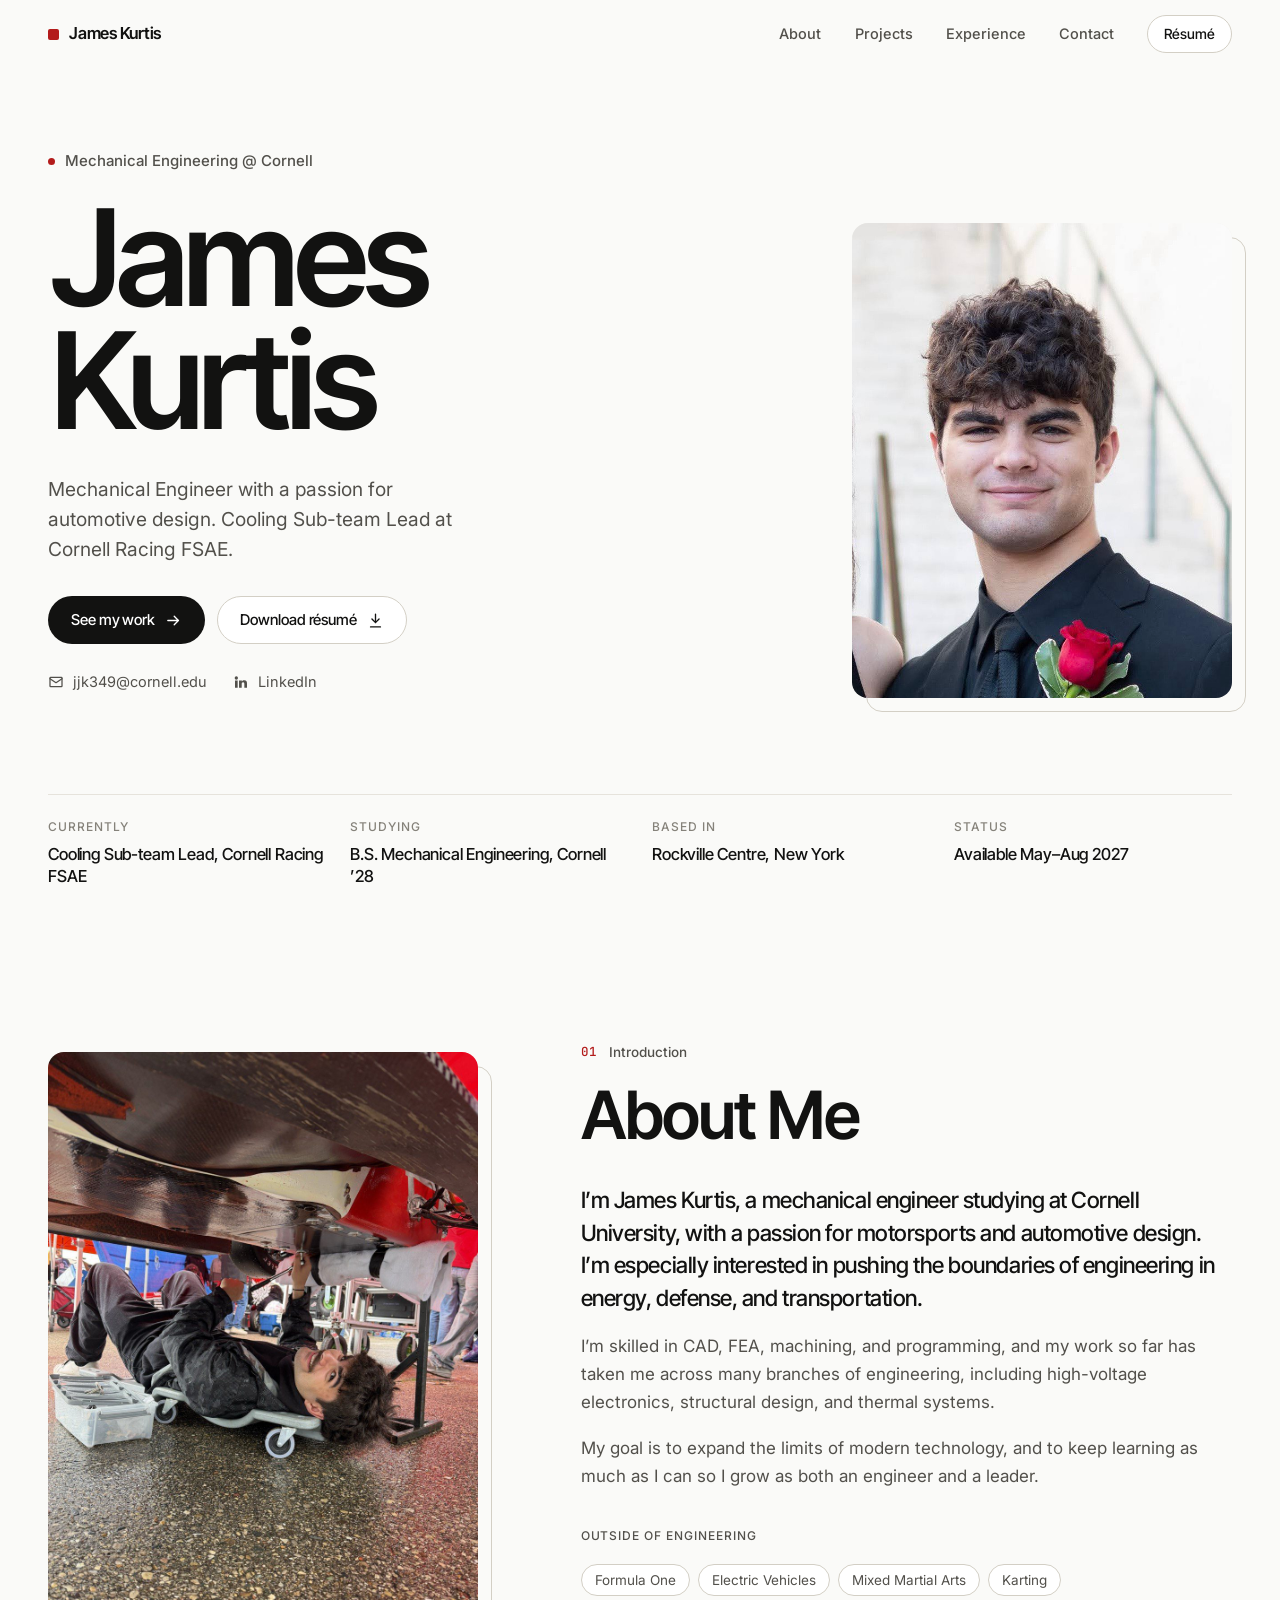
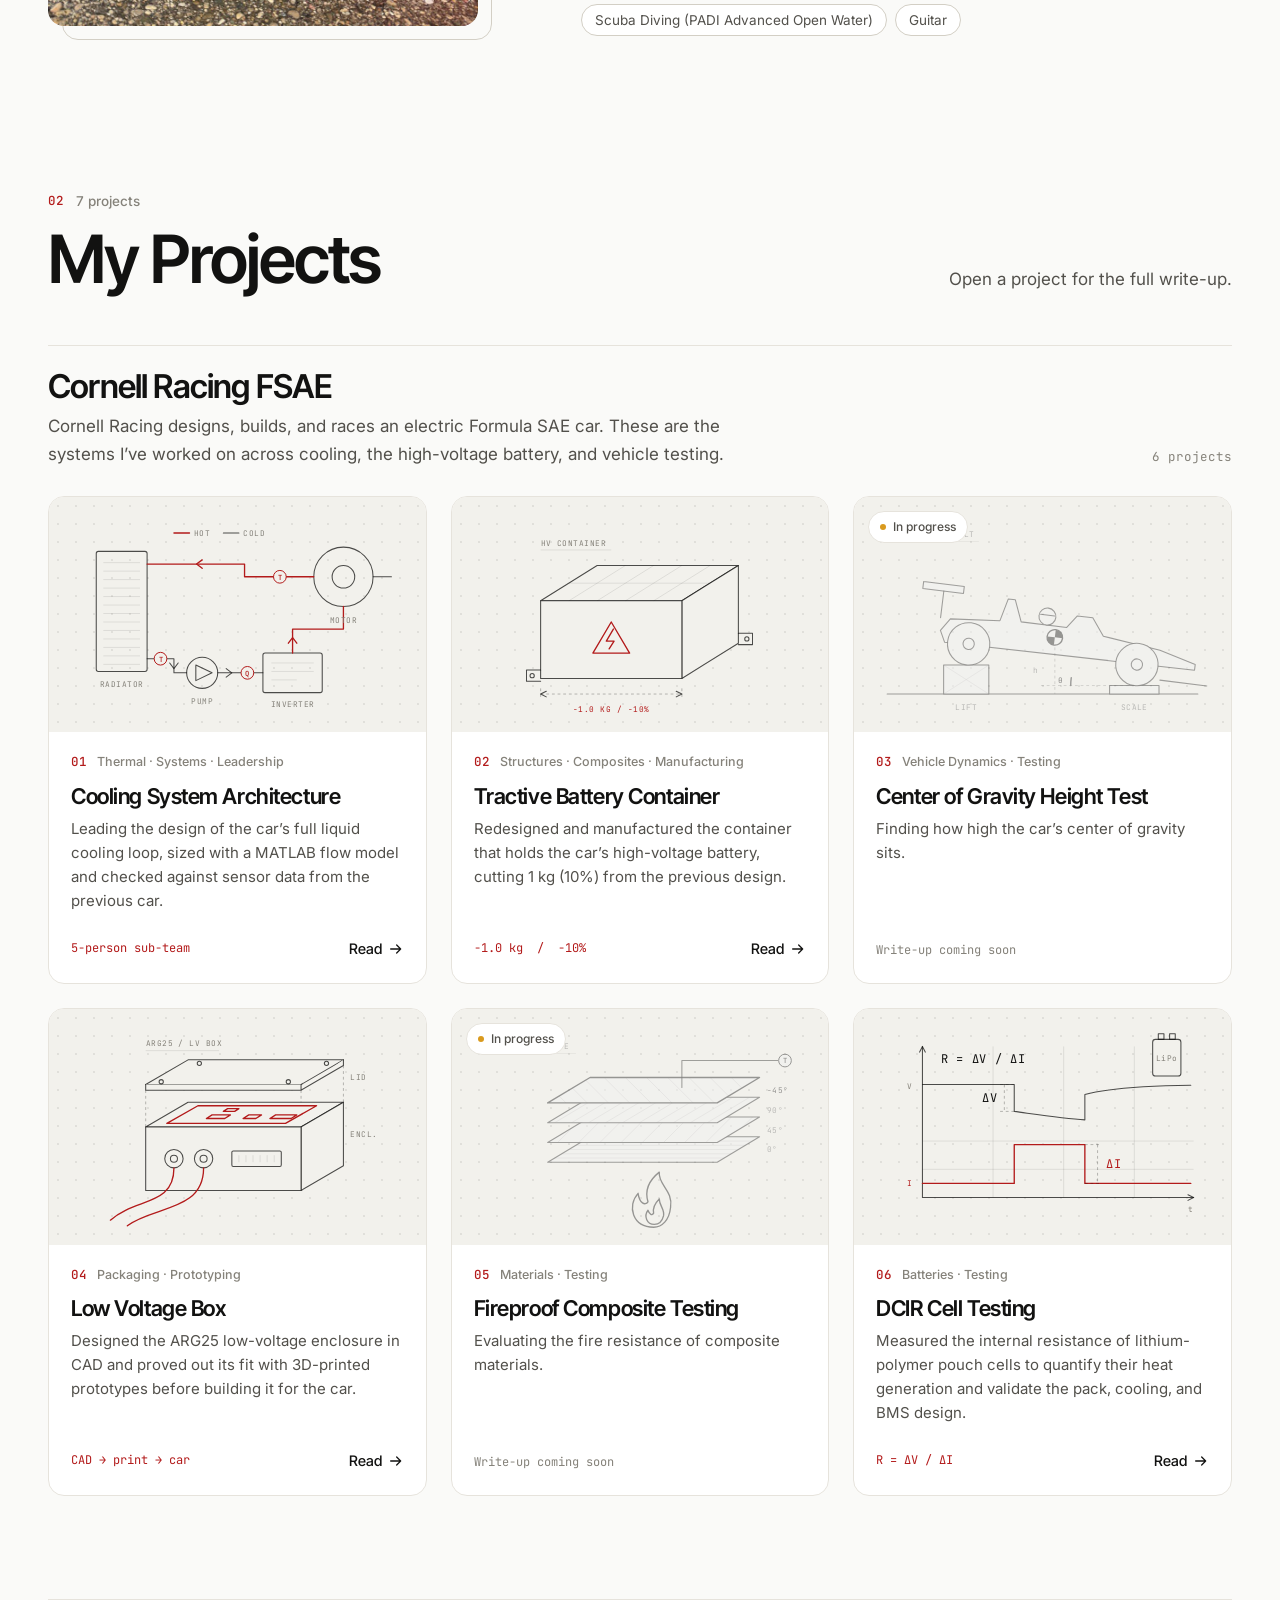
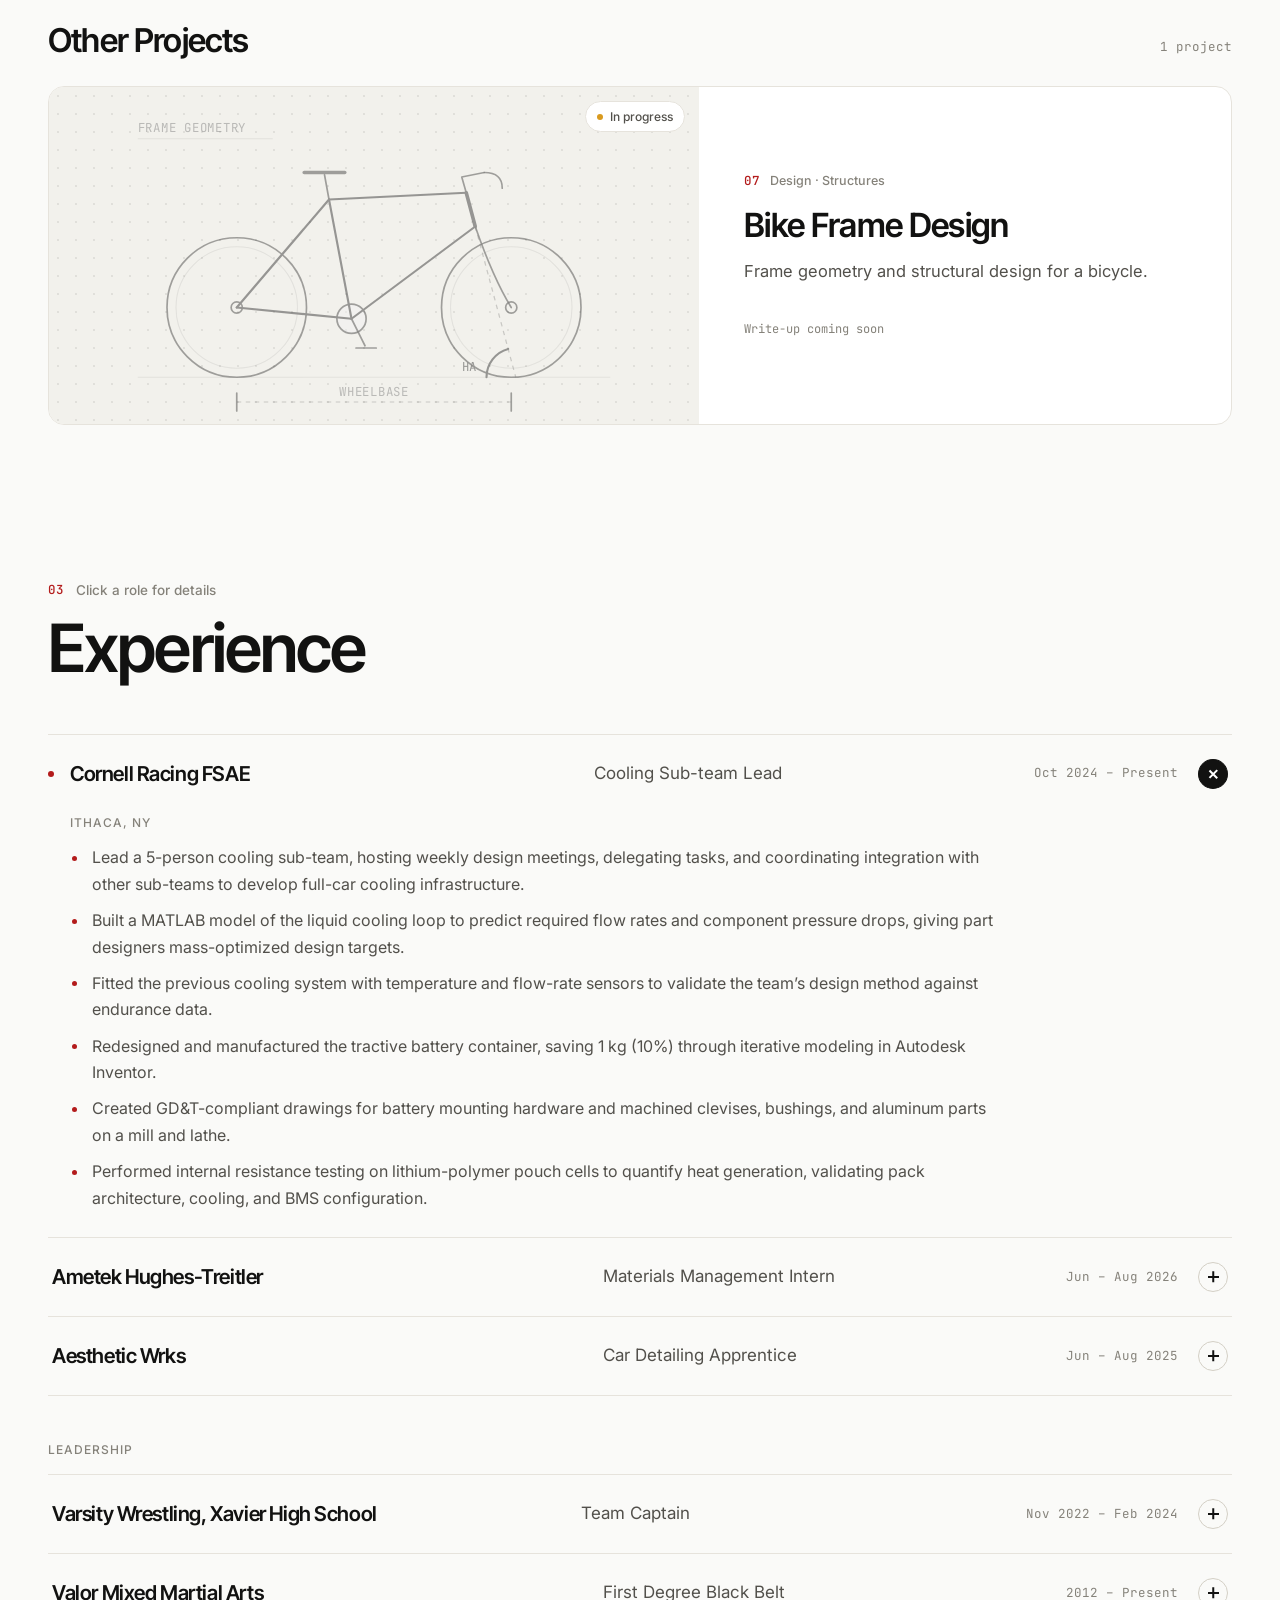
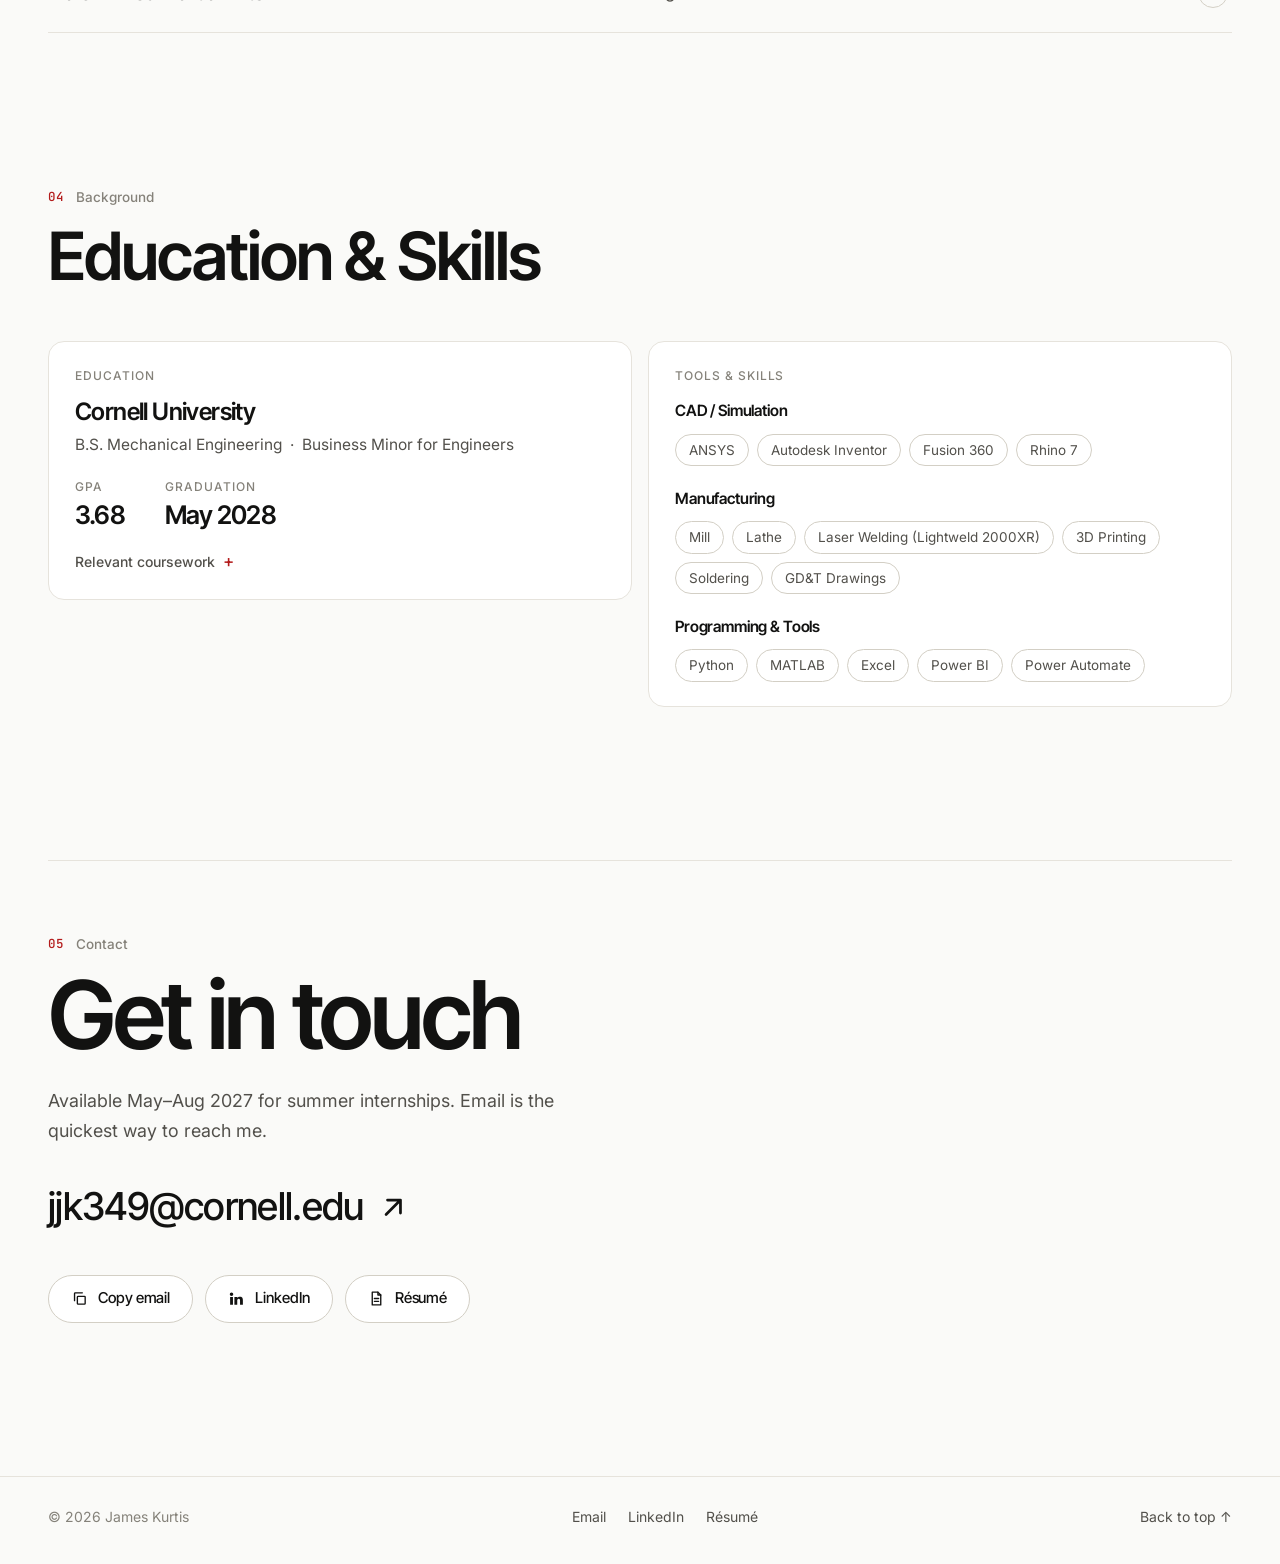
<file: index.html>
<!DOCTYPE html>
<html lang="en">
<head>
<meta charset="utf-8">
<meta name="viewport" content="width=device-width, initial-scale=1">
<title>James Kurtis &mdash; Mechanical Engineer</title>
<meta name="description" content="James Kurtis is a Mechanical Engineering student at Cornell University and Cooling Sub-team Lead for Cornell Racing FSAE, designing cooling, battery, and high-voltage systems for an electric race car.">
<meta name="author" content="James Kurtis">
<meta name="theme-color" content="#fafaf8">
<link rel="canonical" href="https://jjk349.github.io/">
<meta property="og:type" content="website">
<meta property="og:site_name" content="James Kurtis">
<meta property="og:title" content="James Kurtis &mdash; Mechanical Engineer">
<meta property="og:description" content="James Kurtis is a Mechanical Engineering student at Cornell University and Cooling Sub-team Lead for Cornell Racing FSAE, designing cooling, battery, and high-voltage systems for an electric race car.">
<meta property="og:url" content="https://jjk349.github.io/">
<meta property="og:image" content="https://jjk349.github.io/assets/img/og.png">
<meta property="og:image:width" content="1200">
<meta property="og:image:height" content="630">
<meta name="twitter:card" content="summary_large_image">
<link rel="icon" href="assets/img/favicon.svg" type="image/svg+xml">
<link rel="preconnect" href="https://fonts.googleapis.com">
<link rel="preconnect" href="https://fonts.gstatic.com" crossorigin>
<link rel="stylesheet" href="https://fonts.googleapis.com/css2?family=Inter+Tight:wght@400;500;600;700&family=Inter:wght@400;500&family=JetBrains+Mono:wght@400;500&display=swap">
<link rel="stylesheet" href="assets/css/style.css">
<script>document.documentElement.classList.add("js")</script>
<script src="assets/js/main.js" defer></script>
</head>
<body class="home" id="top">
<a class="skip" href="#main">Skip to content</a>
<div class="progress" aria-hidden="true"><span></span></div>
<header class="nav" data-nav>
  <div class="wrap nav-inner">
    <a class="brand" href="./" aria-label="James Kurtis, home">
      <span class="brand-mark" aria-hidden="true"></span>James Kurtis
    </a>
    <button class="nav-toggle" type="button" aria-expanded="false" aria-controls="nav-menu">
      <span class="bars" aria-hidden="true"><span></span><span></span></span><span class="sr">Menu</span>
    </button>
    <nav id="nav-menu" class="nav-menu" aria-label="Primary">
      <a href="#about">About</a>
      <a href="#work">Projects</a>
      <a href="#experience">Experience</a>
      <a href="#contact">Contact</a>
      <a class="btn btn-sm btn-outline" href="resume.html">R&eacute;sum&eacute;</a>
    </nav>
  </div>
</header>
<main id="main">
<section class="hero" aria-labelledby="hero-name">
  <div class="wrap">
    <div class="hero-grid">
      <div class="hero-copy">
        <p class="eyebrow"><span class="dot" aria-hidden="true"></span>Mechanical Engineering @ Cornell</p>
        <h1 id="hero-name" class="hero-name"><span class="line"><span>James</span></span><span class="line"><span>Kurtis</span></span></h1>
        <p class="hero-lede">Mechanical Engineer with a passion for automotive design. Cooling Sub-team Lead at Cornell Racing FSAE.</p>
        <div class="hero-cta">
          <a class="btn btn-solid" href="#work">See my work <svg class="i" viewBox="0 0 24 24" aria-hidden="true"><path d="M4 12h15M13 6l6 6-6 6"/></svg></a>
          <a class="btn btn-outline" href="assets/resume/James-Kurtis-Resume.pdf" download>Download r&eacute;sum&eacute; <svg class="i" viewBox="0 0 24 24" aria-hidden="true"><path d="M12 3v12M7 10l5 5 5-5M5 21h14"/></svg></a>
        </div>
        <ul class="socials" aria-label="Contact links">
          <li><a href="mailto:jjk349@cornell.edu"><svg class="i" viewBox="0 0 24 24" aria-hidden="true"><rect x="3" y="5" width="18" height="14" rx="1"/><path d="m3 7 9 6 9-6"/></svg><span>jjk349@cornell.edu</span></a></li>
          <li><a href="https://www.linkedin.com/in/James-Kurtis" target="_blank" rel="noopener"><svg class="i i-fill" viewBox="0 0 24 24" aria-hidden="true"><path d="M4.98 3.5a2.5 2.5 0 1 1 0 5 2.5 2.5 0 0 1 0-5ZM3 9.75h4v11H3v-11Zm6.5 0h3.8v1.5h.06c.53-1 1.83-1.8 3.44-1.8 3.68 0 4.2 2.2 4.2 5.06v6.24h-4v-5.5c0-1.32-.03-3-1.83-3-1.84 0-2.12 1.43-2.12 2.9v5.6h-4v-11Z"/></svg><span>LinkedIn</span></a></li>
        </ul>
      </div>
      <figure class="framed hero-photo">
        <div class="photo-frame"><img src="assets/img/profile.jpg" alt="Portrait of James Kurtis" width="693" height="1145" fetchpriority="high"></div>
      </figure>
    </div>
    <dl class="facts">
      <div><dt>Currently</dt><dd>Cooling Sub-team Lead, Cornell Racing FSAE</dd></div>
      <div><dt>Studying</dt><dd>B.S. Mechanical Engineering, Cornell &rsquo;28</dd></div>
      <div><dt>Based in</dt><dd>Rockville Centre, New York</dd></div>
      <div><dt>Status</dt><dd>Available May&ndash;Aug 2027</dd></div>
    </dl>
  </div>
</section>
<section class="section about-me" id="about" aria-labelledby="about-h">
  <div class="wrap">
    <div class="about-me-grid">
      <div class="about-copy reveal">
        <p class="kicker"><span class="sec-num">01</span>Introduction</p>
        <h2 id="about-h" class="sec-title">About Me</h2>
        <p class="about-lead">I&rsquo;m James Kurtis, a mechanical engineer studying at Cornell University, with a passion for motorsports and automotive design. I&rsquo;m especially interested in pushing the boundaries of engineering in energy, defense, and transportation.</p><p class="">I&rsquo;m skilled in CAD, FEA, machining, and programming, and my work so far has taken me across many branches of engineering, including high-voltage electronics, structural design, and thermal systems.</p><p class="">My goal is to expand the limits of modern technology, and to keep learning as much as I can so I grow as both an engineer and a leader.</p>
        <p class="mini">Outside of engineering</p>
        <ul class="chips"><li>Formula One</li><li>Electric Vehicles</li><li>Mixed Martial Arts</li><li>Karting</li><li>Scuba Diving (PADI Advanced Open Water)</li><li>Guitar</li></ul>
      </div>
      <figure class="framed about-photo reveal">
        <div class="photo-frame"><img src="assets/img/working-on-car.jpg" alt="James Kurtis lying on a creeper, working on the underside of a race car" width="960" height="1280" loading="lazy"></div>
      </figure>
    </div>
  </div>
</section>
<section class="section" id="work" aria-labelledby="work-h">
  <div class="wrap">
  <header class="sec-head reveal">
    <div class="sec-titles">
      <p class="kicker"><span class="sec-num">02</span>7 projects</p>
      <h2 id="work-h" class="sec-title">My Projects</h2>
    </div>
    <p class="sec-intro">Open a project for the full write-up.</p>
  </header>
  <div class="subsection" id="fsae">
    <header class="sub-head reveal">
      <div>
        <h3 class="sub-title">Cornell Racing FSAE</h3>
        <p class="sub-intro">Cornell Racing designs, builds, and races an electric Formula SAE car. These are the systems I&rsquo;ve worked on across cooling, the high-voltage battery, and vehicle testing.</p>
      </div>
      <span class="sub-count">6 projects</span>
    </header>
    <div class="grid">
<a class="card reveal" style="--i:0" href="projects/cooling-system-architecture.html">
  <div class="card-art"><svg class="art-svg" data-draw aria-hidden="true" focusable="false" viewBox="0 0 480 300" xmlns="http://www.w3.org/2000/svg">
  <g class="ln">
    <rect x="40" y="60" width="72" height="170" rx="3"/>
    <circle cx="190" cy="232" r="22"/>
    <path d="M181 221 L204 232 L181 243 Z"/>
    <rect x="276" y="204" width="84" height="56" rx="3"/>
    <circle cx="390" cy="96" r="42"/>
    <circle cx="390" cy="96" r="16"/>
    <path d="M432 96h26"/>
    <path d="M112 212 H150 V232 H168"/>
    <path d="M212 232 H276"/>
    <path d="M224 226 l8 6 l-8 6"/>
    <path d="M144 218 l6 8 l6 -8"/>
  </g>
  <path class="faint" d="M50 76h52M50 88h52M50 100h52M50 112h52M50 124h52M50 136h52M50 148h52M50 160h52M50 172h52M50 184h52M50 196h52M50 208h52M50 220h52"/>
  <path class="faint" d="M288 218h60M288 230h60M288 242h36"/>
  <g class="ac">
    <path d="M318 204 V170 H390 V138"/>
    <path d="M348 96 H250 V78 H112"/>
    <path d="M312 190 l6 -8 l6 8"/>
    <path d="M190 72 l-8 6 l8 6"/>
  </g>
  <g class="flow">
    <path d="M112 212 H150 V232 H168"/>
    <path d="M212 232 H276"/>
    <path class="hot" d="M318 204 V170 H390 V138"/>
    <path class="hot" d="M348 96 H250 V78 H112"/>
  </g>
  <circle class="badge" cx="131" cy="212" r="9"/>
  <text class="lbl badge-t" x="131" y="216" text-anchor="middle">T</text>
  <circle class="badge" cx="254" cy="232" r="9"/>
  <text class="lbl badge-t" x="254" y="236" text-anchor="middle">Q</text>
  <circle class="badge" cx="300" cy="96" r="9"/>
  <text class="lbl badge-t" x="300" y="100" text-anchor="middle">T</text>
  <text class="lbl" x="76" y="252" text-anchor="middle">RADIATOR</text>
  <text class="lbl" x="190" y="276" text-anchor="middle">PUMP</text>
  <text class="lbl" x="318" y="280" text-anchor="middle">INVERTER</text>
  <text class="lbl" x="390" y="162" text-anchor="middle">MOTOR</text>
  <path class="ac" d="M150 34 h22"/>
  <text class="lbl" x="178" y="38">HOT</text>
  <path class="ln" d="M220 34 h22"/>
  <text class="lbl" x="248" y="38">COLD</text>
</svg></div>
  <div class="card-body">
    <p class="card-meta"><span class="card-num">01</span><span>Thermal &middot; Systems &middot; Leadership</span></p>
    <h3 class="card-title">Cooling System Architecture</h3>
    <p class="card-sum">Leading the design of the car&rsquo;s full liquid cooling loop, sized with a MATLAB flow model and checked against sensor data from the previous car.</p>
    <div class="card-foot"><span class="readout">5-person sub-team</span><span class="card-go">Read <svg class="i" viewBox="0 0 24 24" aria-hidden="true"><path d="M4 12h15M13 6l6 6-6 6"/></svg></span></div>
  </div>
</a>
<a class="card reveal" style="--i:1" href="projects/tractive-battery-container.html">
  <div class="card-art"><svg class="art-svg" data-draw aria-hidden="true" focusable="false" viewBox="0 0 480 300" xmlns="http://www.w3.org/2000/svg">
  <g class="ln">
    <path class="solid" d="M100 130 L180 80 H380 L300 130 Z"/>
    <path class="solid" d="M300 130 L380 80 V190 L300 240 Z"/>
    <path class="solid" d="M100 130 H300 V240 H100 Z"/>
    <path d="M100 228 H80 V244 H100"/>
    <circle cx="88" cy="236" r="3"/>
    <path d="M380 176 H400 V192 H380"/>
    <circle cx="392" cy="184" r="3"/>
  </g>
  <path class="faint" d="M140 130 L220 80 M180 130 L260 80 M220 130 L300 80 M260 130 L340 80 M140 105 H340"/>
  <g class="ac">
    <path d="M200 160 L226 204 H174 Z"/>
    <path d="M203 170 L193 187 H204 L197 198"/>
  </g>
  <path class="dim" d="M100 254 V270 M300 254 V270 M100 262 H300"/>
  <path class="ln" d="M108 258 l-8 4 l8 4 M292 258 l8 4 l-8 4"/>
  <text class="lbl lbl-ac" x="200" y="288" text-anchor="middle">&#8722;1.0 KG  /  &#8722;10%</text>
  <text class="lbl" x="100" y="52">HV CONTAINER</text>
  <path class="faint" d="M100 58 H200"/>
</svg></div>
  <div class="card-body">
    <p class="card-meta"><span class="card-num">02</span><span>Structures &middot; Composites &middot; Manufacturing</span></p>
    <h3 class="card-title">Tractive Battery Container</h3>
    <p class="card-sum">Redesigned and manufactured the container that holds the car&rsquo;s high-voltage battery, cutting 1&nbsp;kg (10%) from the previous design.</p>
    <div class="card-foot"><span class="readout">&minus;1.0 kg &nbsp;/&nbsp; &minus;10%</span><span class="card-go">Read <svg class="i" viewBox="0 0 24 24" aria-hidden="true"><path d="M4 12h15M13 6l6 6-6 6"/></svg></span></div>
  </div>
</a>
<article class="card is-stub reveal" style="--i:2">
  <div class="card-art"><svg class="art-svg" data-draw aria-hidden="true" focusable="false" viewBox="0 0 480 300" xmlns="http://www.w3.org/2000/svg">
  <path class="ln" d="M20 262 H460"/>
  <rect class="ln solid" x="335" y="250" width="70" height="12"/>
  <rect class="ln solid" x="100" y="221" width="64" height="41"/>
  <path class="faint" d="M100 221 L164 262 M164 221 L100 262"/>
  <g transform="rotate(7 370 250)">
    <path class="ln solid" d="M88 206 L100 188 L170 182 L178 150 L188 150 L200 180 L265 180 L278 162 L300 162 L318 186 L400 196 L452 210 L452 218 L96 222 Z"/>
    <circle class="ln solid" cx="236" cy="168" r="12"/>
    <path class="ln" d="M226 166 H246"/>
    <rect class="ln solid" x="56" y="140" width="58" height="10"/>
    <path class="ln" d="M86 150 V188"/>
    <path class="ln" d="M405 238 H472"/>
    <circle class="ln solid" cx="130" cy="220" r="30"/>
    <circle class="ln" cx="130" cy="220" r="8"/>
    <circle class="ln solid" cx="370" cy="220" r="30"/>
    <circle class="ln" cx="370" cy="220" r="8"/>
    <circle class="ac solid" cx="250" cy="196" r="11"/>
    <path class="fa" d="M250 196 V185 A11 11 0 0 1 261 196 Z"/>
    <path class="fa" d="M250 196 V207 A11 11 0 0 1 239 196 Z"/>
  </g>
  <path class="dim" d="M370 250 H236"/>
  <path class="ac" d="M280 250 A90 90 0 0 1 280.7 239"/>
  <text class="lbl lbl-ac" x="262" y="247">&#952;</text>
  <path class="dim" d="M257.5 196 V262"/>
  <text class="lbl" x="226" y="232">h</text>
  <text class="lbl" x="370" y="284" text-anchor="middle">SCALE</text>
  <text class="lbl" x="132" y="284" text-anchor="middle">LIFT</text>
  <text class="lbl" x="20" y="40">CG HEIGHT / TILT</text>
  <path class="faint" d="M20 46 H150"/>
</svg><span class="soon"><span class="dot" aria-hidden="true"></span>In progress</span></div>
  <div class="card-body">
    <p class="card-meta"><span class="card-num">03</span><span>Vehicle Dynamics &middot; Testing</span></p>
    <h3 class="card-title">Center of Gravity Height Test</h3>
    <p class="card-sum">Finding how high the car&rsquo;s center of gravity sits.</p>
    <div class="card-foot"><span class="readout muted">Write-up coming soon</span></div>
  </div>
</article>
<a class="card reveal" style="--i:0" href="projects/low-voltage-box.html">
  <div class="card-art"><svg class="art-svg" data-draw aria-hidden="true" focusable="false" viewBox="0 0 480 300" xmlns="http://www.w3.org/2000/svg">
  <path class="dim" d="M110 150 V98 M330 150 V98 M390 115 V63"/>
  <g class="ln">
    <path class="solid" d="M110 90 L170 55 H390 L330 90 Z"/>
    <path class="solid" d="M110 90 V98 H330 V90 M330 98 L390 63 V55"/>
    <circle cx="132" cy="86" r="3"/><circle cx="312" cy="86" r="3"/>
    <circle cx="186" cy="60" r="3"/><circle cx="366" cy="60" r="3"/>
    <path class="solid" d="M110 150 L170 115 H390 L330 150 Z"/>
    <path class="solid" d="M330 150 L390 115 V205 L330 240 Z"/>
    <path class="solid" d="M110 150 H330 V240 H110 Z"/>
    <circle cx="150" cy="195" r="13"/><circle cx="150" cy="195" r="5"/>
    <circle cx="192" cy="195" r="13"/><circle cx="192" cy="195" r="5"/>
    <rect x="232" y="184" width="70" height="22" rx="2"/>
  </g>
  <path class="faint" d="M242 190 v10 M252 190 v10 M262 190 v10 M272 190 v10 M282 190 v10 M292 190 v10"/>
  <g class="ac">
    <path d="M140 145 L184 120 H352 L308 145 Z"/>
    <path d="M196 138 l8 -5 h26 l-8 5 Z"/>
    <path d="M248 138 l8 -5 h18 l-8 5 Z"/>
    <path d="M286 138 l8 -5 h30 l-8 5 Z"/>
    <path d="M220 128 l6 -4 h16 l-6 4 Z"/>
    <path d="M150 208 C150 262 96 250 60 282"/>
    <path d="M192 208 C192 270 120 262 84 290"/>
  </g>
  <text class="lbl" x="110" y="36">ARG25 / LV BOX</text>
  <path class="faint" d="M110 42 H214"/>
  <text class="lbl" x="400" y="164">ENCL.</text>
  <text class="lbl" x="400" y="84">LID</text>
</svg></div>
  <div class="card-body">
    <p class="card-meta"><span class="card-num">04</span><span>Packaging &middot; Prototyping</span></p>
    <h3 class="card-title">Low Voltage Box</h3>
    <p class="card-sum">Designed the ARG25 low-voltage enclosure in CAD and proved out its fit with 3D-printed prototypes before building it for the car.</p>
    <div class="card-foot"><span class="readout">CAD &rarr; print &rarr; car</span><span class="card-go">Read <svg class="i" viewBox="0 0 24 24" aria-hidden="true"><path d="M4 12h15M13 6l6 6-6 6"/></svg></span></div>
  </div>
</a>
<article class="card is-stub reveal" style="--i:1">
  <div class="card-art"><svg class="art-svg" data-draw aria-hidden="true" focusable="false" viewBox="0 0 480 300" xmlns="http://www.w3.org/2000/svg">
  <defs>
    <clipPath id="composite-card5-ply0"><path d="M110 200 H350 L410 164 H170 Z"/></clipPath>
    <clipPath id="composite-card5-ply1"><path d="M110 172 H350 L410 136 H170 Z"/></clipPath>
    <clipPath id="composite-card5-ply2"><path d="M110 144 H350 L410 108 H170 Z"/></clipPath>
    <clipPath id="composite-card5-ply3"><path d="M110 116 H350 L410 80 H170 Z"/></clipPath>
  </defs>
  <path class="ln solid" d="M110 200 H350 L410 164 H170 Z"/>
  <path class="faint" clip-path="url(#composite-card5-ply0)" d="M100 194 H420 M100 188 H420 M100 182 H420 M100 176 H420 M100 170 H420"/>
  <path class="ln solid" d="M110 172 H350 L410 136 H170 Z"/>
  <path class="faint" clip-path="url(#composite-card5-ply1)" d="M100 196 L160 136 M130 196 L190 136 M160 196 L220 136 M190 196 L250 136 M220 196 L280 136 M250 196 L310 136 M280 196 L340 136 M310 196 L370 136 M340 196 L400 136 M370 196 L430 136"/>
  <path class="ln solid" d="M110 144 H350 L410 108 H170 Z"/>
  <path class="faint" clip-path="url(#composite-card5-ply2)" d="M120 144 L180 108 M144 144 L204 108 M168 144 L228 108 M192 144 L252 108 M216 144 L276 108 M240 144 L300 108 M264 144 L324 108 M288 144 L348 108 M312 144 L372 108 M336 144 L396 108"/>
  <path class="ac solid" d="M110 116 H350 L410 80 H170 Z"/>
  <path class="faint" clip-path="url(#composite-card5-ply3)" d="M100 80 L160 140 M130 80 L190 140 M160 80 L220 140 M190 80 L250 140 M220 80 L280 140 M250 80 L310 140 M280 80 L340 140 M310 80 L370 140 M340 80 L400 140 M370 80 L430 140"/>
  <text class="lbl" x="420" y="186">0&#176;</text>
  <text class="lbl" x="420" y="158">45&#176;</text>
  <text class="lbl" x="420" y="130">90&#176;</text>
  <text class="lbl lbl-ac" x="420" y="102">&#8722;45&#176;</text>
  <g class="ac">
    <path d="M260 292 C230 292 222 262 238 244 C240 258 248 262 252 256 C246 236 258 222 268 214 C266 232 288 240 284 264 C282 282 272 292 260 292 Z"/>
    <path d="M261 288 C250 288 246 276 252 268 C254 274 258 276 260 272 C258 262 264 256 268 252 C268 262 276 266 274 276 C272 284 268 288 261 288 Z"/>
  </g>
  <path class="ln" d="M300 94 V56 H436"/>
  <circle class="badge" cx="446" cy="56" r="9"/>
  <text class="lbl badge-t" x="446" y="60" text-anchor="middle">T</text>
  <text class="lbl" x="40" y="40">LAYUP / FLAME</text>
  <path class="faint" d="M40 46 H150"/>
</svg><span class="soon"><span class="dot" aria-hidden="true"></span>In progress</span></div>
  <div class="card-body">
    <p class="card-meta"><span class="card-num">05</span><span>Materials &middot; Testing</span></p>
    <h3 class="card-title">Fireproof Composite Testing</h3>
    <p class="card-sum">Evaluating the fire resistance of composite materials.</p>
    <div class="card-foot"><span class="readout muted">Write-up coming soon</span></div>
  </div>
</article>
<a class="card reveal" style="--i:2" href="projects/dcir-cell-testing.html">
  <div class="card-art"><svg class="art-svg" data-draw aria-hidden="true" focusable="false" viewBox="0 0 480 300" xmlns="http://www.w3.org/2000/svg">
  <path class="faint" d="M70 170 H454 M70 210 H454 M170 36 V250 M270 36 V250 M370 36 V250"/>
  <g class="ln">
    <path d="M70 36 V250 H454"/>
    <path d="M66 44 l4 -8 l4 8 M446 246 l8 4 l-8 4"/>
    <path class="trace" d="M70 90 H200 V128 C230 132 270 138 300 140 V104 C330 96 380 92 450 91"/>
  </g>
  <path class="ac trace" d="M70 230 H200 V175 H300 V230 H450"/>
  <path class="dim" d="M186 90 V128 M318 175 V230 M200 90 H180 M200 128 H180 M300 175 H324 M300 230 H324"/>
  <text class="lbl lbl-lg" x="176" y="114" text-anchor="end">&#916;V</text>
  <text class="lbl lbl-lg lbl-ac" x="330" y="208">&#916;I</text>
  <text class="lbl" x="56" y="96" text-anchor="end">V</text>
  <text class="lbl lbl-ac" x="56" y="234" text-anchor="end">I</text>
  <text class="lbl" x="454" y="270" text-anchor="end">t</text>
  <text class="lbl lbl-lg" x="96" y="60">R = &#916;V / &#916;I</text>
  <g class="ln">
    <rect class="solid" x="396" y="26" width="40" height="52" rx="4"/>
    <rect x="404" y="18" width="8" height="8"/>
    <rect x="420" y="18" width="8" height="8"/>
  </g>
  <text class="lbl" x="416" y="56" text-anchor="middle">LiPo</text>
</svg></div>
  <div class="card-body">
    <p class="card-meta"><span class="card-num">06</span><span>Batteries &middot; Testing</span></p>
    <h3 class="card-title">DCIR Cell Testing</h3>
    <p class="card-sum">Measured the internal resistance of lithium-polymer pouch cells to quantify their heat generation and validate the pack, cooling, and BMS design.</p>
    <div class="card-foot"><span class="readout">R = &Delta;V / &Delta;I</span><span class="card-go">Read <svg class="i" viewBox="0 0 24 24" aria-hidden="true"><path d="M4 12h15M13 6l6 6-6 6"/></svg></span></div>
  </div>
</a>
    </div>
  </div>
<div class="subsection" id="other">
    <header class="sub-head reveal">
      <div>
        <h3 class="sub-title">Other Projects</h3>
      </div>
      <span class="sub-count">1 project</span>
    </header>
    <div class="grid grid-solo">
<article class="card is-stub reveal" style="--i:0">
  <div class="card-art"><svg class="art-svg" data-draw aria-hidden="true" focusable="false" viewBox="0 0 480 300" xmlns="http://www.w3.org/2000/svg">
  <path class="faint" d="M30 258 H450"/>
  <circle class="faint" cx="118" cy="196" r="54"/>
  <circle class="faint" cx="362" cy="196" r="54"/>
  <g class="ln">
    <circle cx="118" cy="196" r="62"/>
    <circle cx="362" cy="196" r="62"/>
    <circle cx="118" cy="196" r="5"/>
    <circle cx="362" cy="196" r="5"/>
    <path d="M330 124 Q346 170 362 196"/>
    <path d="M200 100 L196 78"/>
    <path class="thick" d="M178 76 H214"/>
    <path d="M322 94 L318 80 L338 76"/>
    <path d="M338 76 q16 0 16 14"/>
    <circle class="solid" cx="220" cy="206" r="13"/>
    <path d="M220 206 L232 230 M224 232 H242"/>
  </g>
  <g class="ac frame">
    <path d="M220 206 L200 100"/>
    <path d="M200 100 L322 94"/>
    <path d="M220 206 L330 124"/>
    <path d="M220 206 L118 196"/>
    <path d="M200 100 L118 196"/>
    <path class="thick" d="M322 94 L330 124"/>
  </g>
  <path class="dim" d="M330 124 L366 258"/>
  <path class="ac" d="M340 258 A26 26 0 0 1 359.3 232.9"/>
  <text class="lbl lbl-ac" x="318" y="252">HA</text>
  <path class="dim" d="M118 280 H362"/>
  <path class="ln" d="M118 272 V288 M362 272 V288"/>
  <text class="lbl" x="240" y="275" text-anchor="middle">WHEELBASE</text>
  <text class="lbl" x="30" y="40">FRAME GEOMETRY</text>
  <path class="faint" d="M30 46 H150"/>
</svg><span class="soon"><span class="dot" aria-hidden="true"></span>In progress</span></div>
  <div class="card-body">
    <p class="card-meta"><span class="card-num">07</span><span>Design &middot; Structures</span></p>
    <h3 class="card-title">Bike Frame Design</h3>
    <p class="card-sum">Frame geometry and structural design for a bicycle.</p>
    <div class="card-foot"><span class="readout muted">Write-up coming soon</span></div>
  </div>
</article>
    </div>
  </div>
  </div>
</section>
<section class="section" id="experience" aria-labelledby="exp-h">
  <div class="wrap">
  <header class="sec-head reveal">
    <div class="sec-titles">
      <p class="kicker"><span class="sec-num">03</span>Click a role for details</p>
      <h2 id="exp-h" class="sec-title">Experience</h2>
    </div>
  </header>
  <div class="exp reveal">
    <div class="exp-group"><details class="acc" open>
  <summary>
    <span class="org">Cornell Racing FSAE</span>
    <span class="role">Cooling Sub-team Lead</span>
    <span class="dates">Oct 2024 &ndash; Present</span>
    <span class="toggle" aria-hidden="true"></span>
  </summary>
  <div class="acc-body"><p class="acc-place">Ithaca, NY</p><ul><li>Lead a 5-person cooling sub-team, hosting weekly design meetings, delegating tasks, and coordinating integration with other sub-teams to develop full-car cooling infrastructure.</li><li>Built a MATLAB model of the liquid cooling loop to predict required flow rates and component pressure drops, giving part designers mass-optimized design targets.</li><li>Fitted the previous cooling system with temperature and flow-rate sensors to validate the team&rsquo;s design method against endurance data.</li><li>Redesigned and manufactured the tractive battery container, saving 1&nbsp;kg (10%) through iterative modeling in Autodesk Inventor.</li><li>Created GD&amp;T-compliant drawings for battery mounting hardware and machined clevises, bushings, and aluminum parts on a mill and lathe.</li><li>Performed internal resistance testing on lithium-polymer pouch cells to quantify heat generation, validating pack architecture, cooling, and BMS configuration.</li></ul></div>
</details><details class="acc">
  <summary>
    <span class="org">Ametek Hughes-Treitler</span>
    <span class="role">Materials Management Intern</span>
    <span class="dates">Jun &ndash; Aug 2026</span>
    <span class="toggle" aria-hidden="true"></span>
  </summary>
  <div class="acc-body"><p class="acc-place">Garden City, NY</p><ul><li>Manufactured Inconel foil (laser cutting, stamping, cleaning) and assembled stacked-foil cores for 5 iterations of experimental micro-foil heat exchangers for performance and pressure testing.</li><li>Reverse-engineered performance specifications (flow rate, pressure drop, heat rejection) from 20+ competitor direct-to-chip GPU cold plates, informing cold plate redesigns and next-gen targets.</li><li>Built 6 Power BI and Excel tools consolidating sales, demand, and inventory data, aligning planning, purchasing, and manufacturing while saving planners about 3 hours per week.</li></ul></div>
</details><details class="acc">
  <summary>
    <span class="org">Aesthetic Wrks</span>
    <span class="role">Car Detailing Apprentice</span>
    <span class="dates">Jun &ndash; Aug 2025</span>
    <span class="toggle" aria-hidden="true"></span>
  </summary>
  <div class="acc-body"><p class="acc-place">Hempstead, NY</p><ul><li>Shadowed technicians during automotive maintenance including oil changes, spark plug replacement, and basic diagnostics.</li><li>Installed vinyl wraps and paint protection film and performed minor bodywork on high-performance and luxury vehicles.</li></ul></div>
</details></div>
    <p class="exp-label">Leadership</p>
    <div class="exp-group"><details class="acc">
  <summary>
    <span class="org">Varsity Wrestling, Xavier High School</span>
    <span class="role">Team Captain</span>
    <span class="dates">Nov 2022 &ndash; Feb 2024</span>
    <span class="toggle" aria-hidden="true"></span>
  </summary>
  <div class="acc-body"><ul><li>Elected by teammates to lead and instruct a 60-person team.</li><li>Qualified for the CHSAA State Championship.</li></ul></div>
</details><details class="acc">
  <summary>
    <span class="org">Valor Mixed Martial Arts</span>
    <span class="role">First Degree Black Belt</span>
    <span class="dates">2012 &ndash; Present</span>
    <span class="toggle" aria-hidden="true"></span>
  </summary>
  <div class="acc-body"><ul><li>Earned a 1st degree black belt in Kaju Bujutsu Kwai over 13 years of training.</li><li>Mentored junior students and served on the leadership team.</li></ul></div>
</details></div>
  </div>
  </div>
</section>
<section class="section" id="skills" aria-labelledby="skills-h">
  <div class="wrap">
  <header class="sec-head reveal">
    <div class="sec-titles">
      <p class="kicker"><span class="sec-num">04</span>Background</p>
      <h2 id="skills-h" class="sec-title">Education &amp; Skills</h2>
    </div>
  </header>
  <div class="edu-grid">
    <article class="panel reveal">
      <p class="mini">Education</p>
      <h3 class="panel-title">Cornell University</h3>
      <p class="panel-sub">B.S. Mechanical Engineering &nbsp;&middot;&nbsp; Business Minor for Engineers</p>
      <dl class="mini-stats">
        <div><dt>GPA</dt><dd>3.68</dd></div>
        <div><dt>Graduation</dt><dd>May 2028</dd></div>
      </dl>
      <details class="courses">
        <summary>Relevant coursework</summary>
        <ul class="chips"><li>Differential Equations</li><li>Statics &amp; Mechanics of Solids</li><li>Dynamics</li><li>Thermodynamics</li><li>Intro to Mechanical Design</li><li>Engineering Simulations &amp; Design</li><li>Physics I&ndash;III</li><li>System Dynamics</li><li>Fluid Dynamics</li><li>Mechanics of Materials</li></ul>
      </details>
    </article>
    <article class="panel reveal" style="--i:1">
      <p class="mini">Tools &amp; skills</p>
      <div class="skill-group"><h4>CAD / Simulation</h4><ul class="chips"><li>ANSYS</li><li>Autodesk Inventor</li><li>Fusion 360</li><li>Rhino 7</li></ul></div><div class="skill-group"><h4>Manufacturing</h4><ul class="chips"><li>Mill</li><li>Lathe</li><li>Laser Welding (Lightweld 2000XR)</li><li>3D Printing</li><li>Soldering</li><li>GD&amp;T Drawings</li></ul></div><div class="skill-group"><h4>Programming &amp; Tools</h4><ul class="chips"><li>Python</li><li>MATLAB</li><li>Excel</li><li>Power BI</li><li>Power Automate</li></ul></div>
    </article>
  </div>
  </div>
</section>
<section class="section contact" id="contact" aria-labelledby="contact-h">
  <div class="wrap">
    <div class="contact-inner reveal">
      <p class="kicker"><span class="sec-num">05</span>Contact</p>
      <h2 id="contact-h" class="contact-title">Get in touch</h2>
      <p class="contact-sub">Available May&ndash;Aug 2027 for summer internships. Email is the quickest way to reach me.</p>
      <a class="big-mail" href="mailto:jjk349@cornell.edu">jjk349@cornell.edu <svg class="i" viewBox="0 0 24 24" aria-hidden="true"><path d="M7 17 17 7M8 7h9v9"/></svg></a>
      <div class="contact-actions">
        <button class="btn btn-outline" type="button" data-copy="jjk349@cornell.edu"><svg class="i" viewBox="0 0 24 24" aria-hidden="true"><rect x="9" y="9" width="11" height="11" rx="1"/><path d="M5 15V5a1 1 0 0 1 1-1h10"/></svg> <span data-copy-label>Copy email</span></button>
        <a class="btn btn-outline" href="https://www.linkedin.com/in/James-Kurtis" target="_blank" rel="noopener"><svg class="i i-fill" viewBox="0 0 24 24" aria-hidden="true"><path d="M4.98 3.5a2.5 2.5 0 1 1 0 5 2.5 2.5 0 0 1 0-5ZM3 9.75h4v11H3v-11Zm6.5 0h3.8v1.5h.06c.53-1 1.83-1.8 3.44-1.8 3.68 0 4.2 2.2 4.2 5.06v6.24h-4v-5.5c0-1.32-.03-3-1.83-3-1.84 0-2.12 1.43-2.12 2.9v5.6h-4v-11Z"/></svg> LinkedIn</a>
        <a class="btn btn-outline" href="resume.html"><svg class="i" viewBox="0 0 24 24" aria-hidden="true"><path d="M14 3H6v18h12V7l-4-4Z"/><path d="M14 3v4h4M9 12h6M9 16h6"/></svg> R&eacute;sum&eacute;</a>
      </div>
    </div>
  </div>
</section>
</main>
<footer class="footer">
  <div class="wrap footer-inner">
    <span>&copy; <span data-year>2026</span> James Kurtis</span>
    <span class="footer-links">
      <a href="mailto:jjk349@cornell.edu">Email</a>
      <a href="https://www.linkedin.com/in/James-Kurtis" target="_blank" rel="noopener">LinkedIn</a>
      <a href="resume.html">R&eacute;sum&eacute;</a>
    </span>
    <a class="to-top" href="#top">Back to top &uarr;</a>
  </div>
</footer>
</body>
</html>
</file>
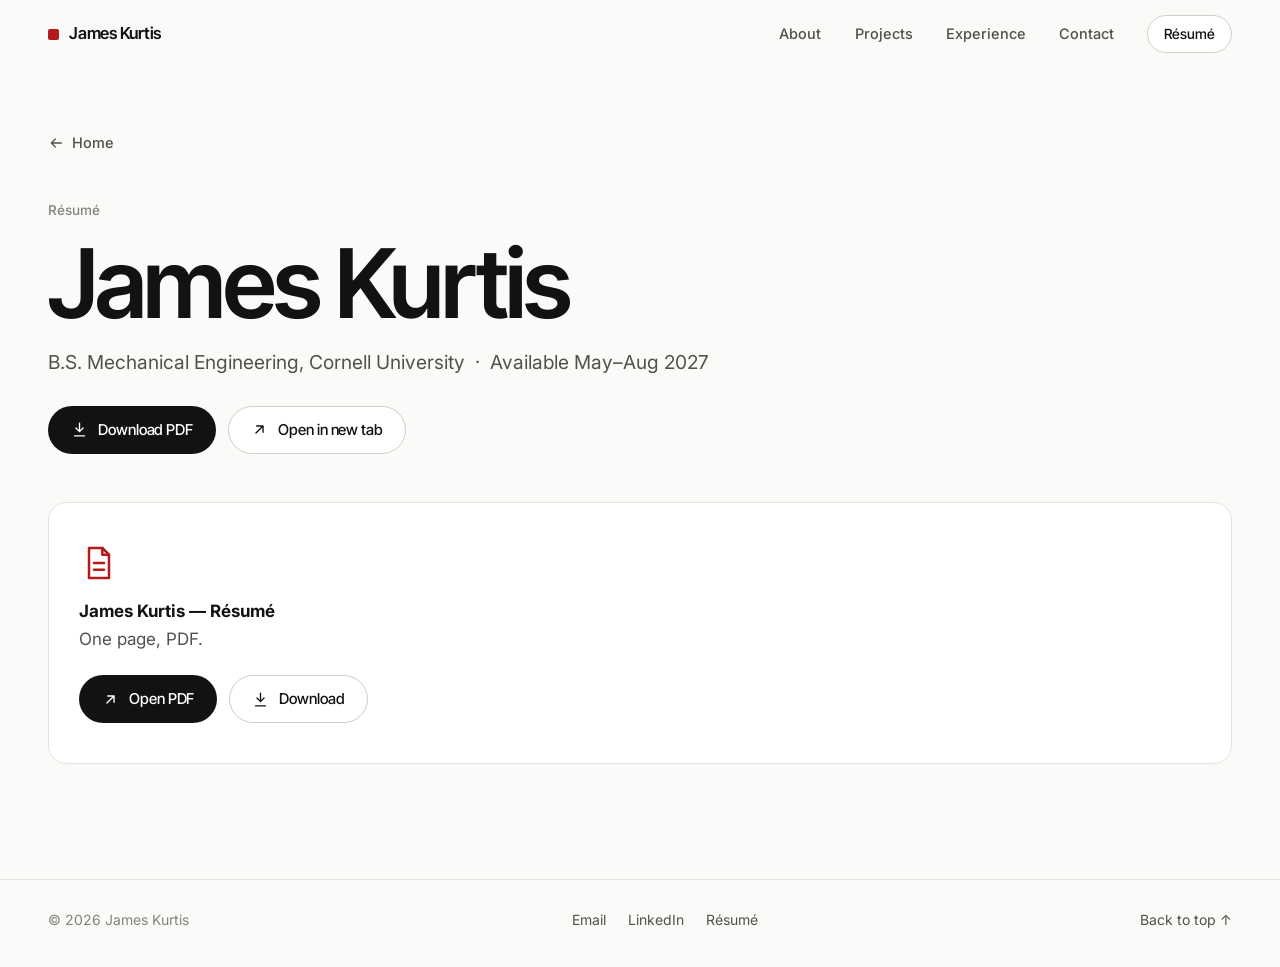
<file: resume.html>
<!DOCTYPE html>
<html lang="en">
<head>
<meta charset="utf-8">
<meta name="viewport" content="width=device-width, initial-scale=1">
<title>R&eacute;sum&eacute; &mdash; James Kurtis</title>
<meta name="description" content="R&eacute;sum&eacute; of James Kurtis, B.S. Mechanical Engineering at Cornell University.">
<meta name="author" content="James Kurtis">
<meta name="theme-color" content="#fafaf8">
<link rel="canonical" href="https://jjk349.github.io/resume.html">
<meta property="og:type" content="website">
<meta property="og:site_name" content="James Kurtis">
<meta property="og:title" content="R&eacute;sum&eacute; &mdash; James Kurtis">
<meta property="og:description" content="R&eacute;sum&eacute; of James Kurtis, B.S. Mechanical Engineering at Cornell University.">
<meta property="og:url" content="https://jjk349.github.io/resume.html">
<meta property="og:image" content="https://jjk349.github.io/assets/img/og.png">
<meta property="og:image:width" content="1200">
<meta property="og:image:height" content="630">
<meta name="twitter:card" content="summary_large_image">
<link rel="icon" href="assets/img/favicon.svg" type="image/svg+xml">
<link rel="preconnect" href="https://fonts.googleapis.com">
<link rel="preconnect" href="https://fonts.gstatic.com" crossorigin>
<link rel="stylesheet" href="https://fonts.googleapis.com/css2?family=Inter+Tight:wght@400;500;600;700&family=Inter:wght@400;500&family=JetBrains+Mono:wght@400;500&display=swap">
<link rel="stylesheet" href="assets/css/style.css">
<script>document.documentElement.classList.add("js")</script>
<script src="assets/js/main.js" defer></script>
</head>
<body class="resume-page" id="top">
<a class="skip" href="#main">Skip to content</a>
<div class="progress" aria-hidden="true"><span></span></div>
<header class="nav" data-nav>
  <div class="wrap nav-inner">
    <a class="brand" href="./" aria-label="James Kurtis, home">
      <span class="brand-mark" aria-hidden="true"></span>James Kurtis
    </a>
    <button class="nav-toggle" type="button" aria-expanded="false" aria-controls="nav-menu">
      <span class="bars" aria-hidden="true"><span></span><span></span></span><span class="sr">Menu</span>
    </button>
    <nav id="nav-menu" class="nav-menu" aria-label="Primary">
      <a href="./#about">About</a>
      <a href="./#work">Projects</a>
      <a href="./#experience">Experience</a>
      <a href="./#contact">Contact</a>
      <a class="btn btn-sm btn-outline" href="resume.html">R&eacute;sum&eacute;</a>
    </nav>
  </div>
</header>
<main id="main">
<section class="page-head">
  <div class="wrap">
    <a class="back" href="./"><svg class="i" viewBox="0 0 24 24" aria-hidden="true"><path d="M20 12H5M11 6l-6 6 6 6"/></svg> Home</a>
    <p class="kicker">R&eacute;sum&eacute;</p>
    <h1 class="page-title">James Kurtis</h1>
    <p class="p-lede">B.S. Mechanical Engineering, Cornell University &nbsp;&middot;&nbsp; Available May&ndash;Aug 2027</p>
    <div class="actions">
      <a class="btn btn-solid" href="assets/resume/James-Kurtis-Resume.pdf" download><svg class="i" viewBox="0 0 24 24" aria-hidden="true"><path d="M12 3v12M7 10l5 5 5-5M5 21h14"/></svg> Download PDF</a>
      <a class="btn btn-outline" href="assets/resume/James-Kurtis-Resume.pdf" target="_blank" rel="noopener"><svg class="i" viewBox="0 0 24 24" aria-hidden="true"><path d="M7 17 17 7M8 7h9v9"/></svg> Open in new tab</a>
    </div>
  </div>
</section>
<section class="wrap resume-view">
  <div class="doc-frame" data-pdf>
    <object data="assets/resume/James-Kurtis-Resume.pdf#view=FitH&amp;navpanes=0" type="application/pdf" aria-label="James Kurtis r&eacute;sum&eacute;">
      <p>Your browser can&rsquo;t show the PDF here. <a href="assets/resume/James-Kurtis-Resume.pdf" download>Download it instead.</a></p>
    </object>
    <div class="doc-fallback">
      <svg class="i" viewBox="0 0 24 24" aria-hidden="true"><path d="M14 3H6v18h12V7l-4-4Z"/><path d="M14 3v4h4M9 12h6M9 16h6"/></svg>
      <p><strong>James Kurtis &mdash; R&eacute;sum&eacute;</strong><br>One page, PDF.</p>
      <div class="actions">
        <a class="btn btn-solid" href="assets/resume/James-Kurtis-Resume.pdf" target="_blank" rel="noopener"><svg class="i" viewBox="0 0 24 24" aria-hidden="true"><path d="M7 17 17 7M8 7h9v9"/></svg> Open PDF</a>
        <a class="btn btn-outline" href="assets/resume/James-Kurtis-Resume.pdf" download><svg class="i" viewBox="0 0 24 24" aria-hidden="true"><path d="M12 3v12M7 10l5 5 5-5M5 21h14"/></svg> Download</a>
      </div>
    </div>
  </div>
</section>
</main>
<footer class="footer">
  <div class="wrap footer-inner">
    <span>&copy; <span data-year>2026</span> James Kurtis</span>
    <span class="footer-links">
      <a href="mailto:jjk349@cornell.edu">Email</a>
      <a href="https://www.linkedin.com/in/James-Kurtis" target="_blank" rel="noopener">LinkedIn</a>
      <a href="resume.html">R&eacute;sum&eacute;</a>
    </span>
    <a class="to-top" href="#top">Back to top &uarr;</a>
  </div>
</footer>
</body>
</html>
</file>
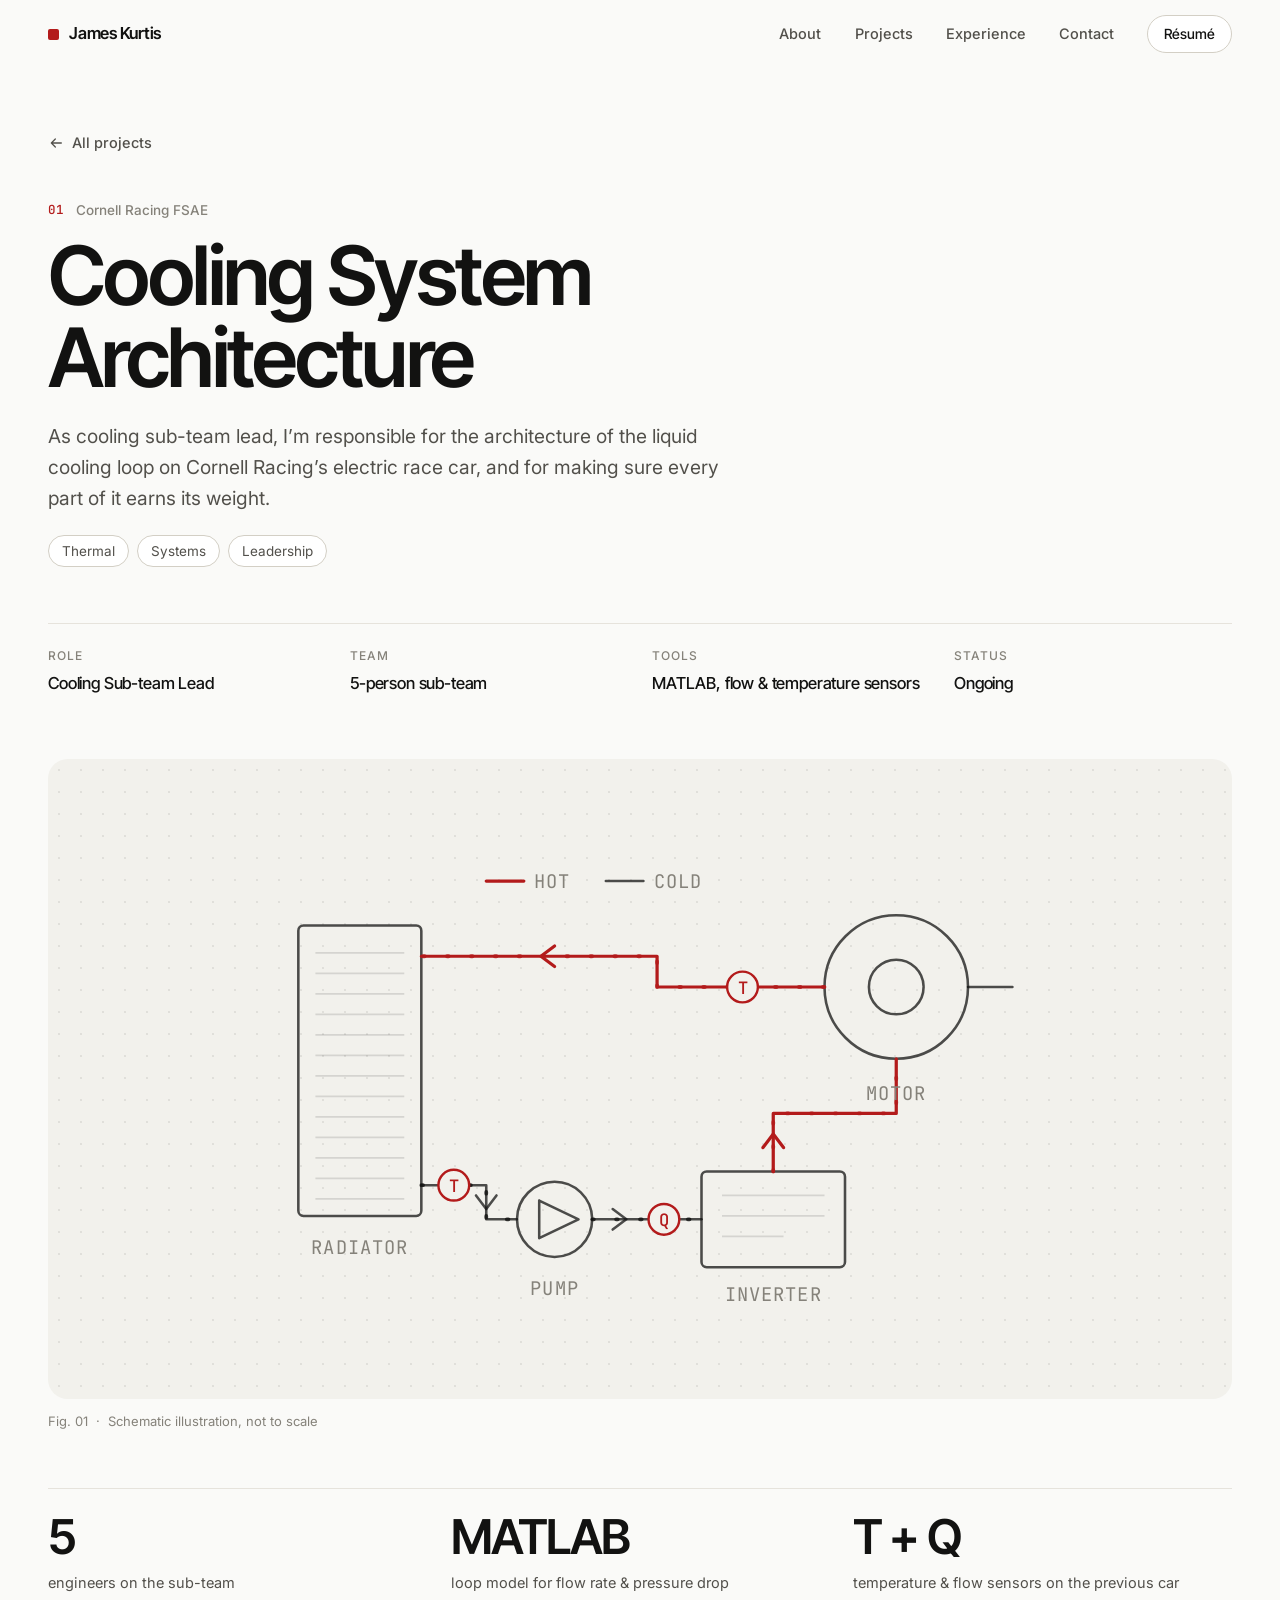
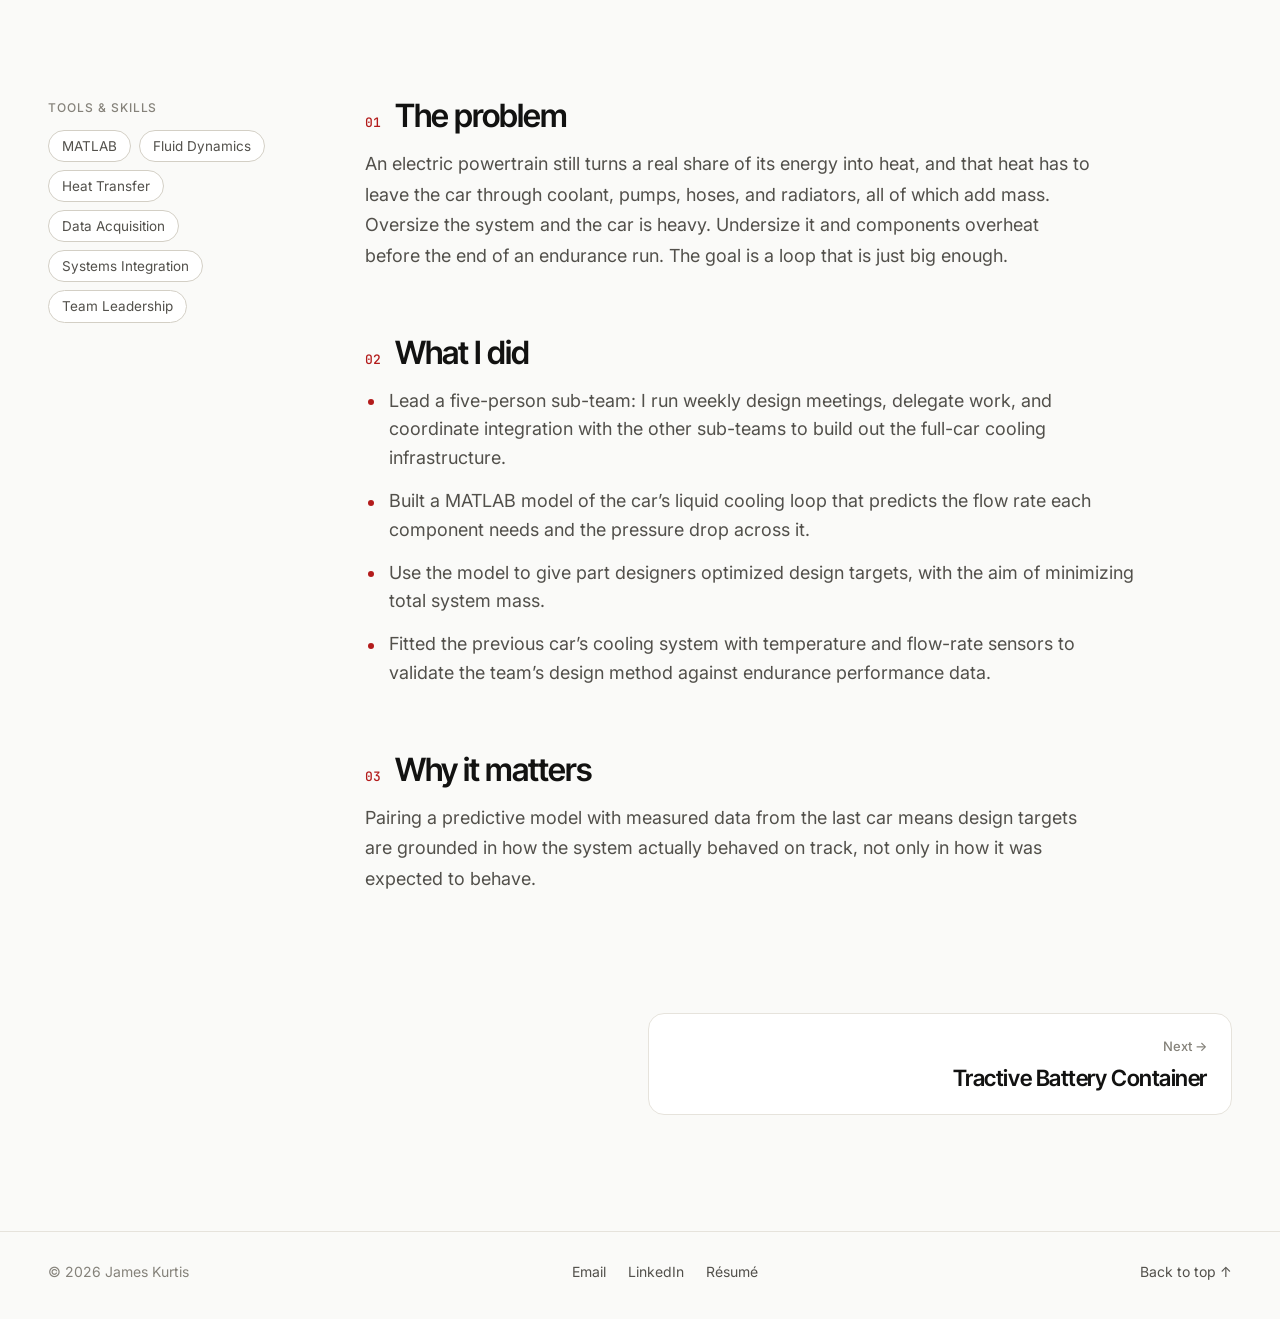
<file: projects/cooling-system-architecture.html>
<!DOCTYPE html>
<html lang="en">
<head>
<meta charset="utf-8">
<meta name="viewport" content="width=device-width, initial-scale=1">
<title>Cooling System Architecture &mdash; James Kurtis</title>
<meta name="description" content="Leading the design of the car&rsquo;s full liquid cooling loop, sized with a MATLAB flow model and checked against sensor data from the previous car.">
<meta name="author" content="James Kurtis">
<meta name="theme-color" content="#fafaf8">
<link rel="canonical" href="https://jjk349.github.io/projects/cooling-system-architecture.html">
<meta property="og:type" content="website">
<meta property="og:site_name" content="James Kurtis">
<meta property="og:title" content="Cooling System Architecture &mdash; James Kurtis">
<meta property="og:description" content="Leading the design of the car&rsquo;s full liquid cooling loop, sized with a MATLAB flow model and checked against sensor data from the previous car.">
<meta property="og:url" content="https://jjk349.github.io/projects/cooling-system-architecture.html">
<meta property="og:image" content="https://jjk349.github.io/assets/img/og.png">
<meta property="og:image:width" content="1200">
<meta property="og:image:height" content="630">
<meta name="twitter:card" content="summary_large_image">
<link rel="icon" href="../assets/img/favicon.svg" type="image/svg+xml">
<link rel="preconnect" href="https://fonts.googleapis.com">
<link rel="preconnect" href="https://fonts.gstatic.com" crossorigin>
<link rel="stylesheet" href="https://fonts.googleapis.com/css2?family=Inter+Tight:wght@400;500;600;700&family=Inter:wght@400;500&family=JetBrains+Mono:wght@400;500&display=swap">
<link rel="stylesheet" href="../assets/css/style.css">
<script>document.documentElement.classList.add("js")</script>
<script src="../assets/js/main.js" defer></script>
</head>
<body class="project-page" id="top">
<a class="skip" href="#main">Skip to content</a>
<div class="progress" aria-hidden="true"><span></span></div>
<header class="nav" data-nav>
  <div class="wrap nav-inner">
    <a class="brand" href="../" aria-label="James Kurtis, home">
      <span class="brand-mark" aria-hidden="true"></span>James Kurtis
    </a>
    <button class="nav-toggle" type="button" aria-expanded="false" aria-controls="nav-menu">
      <span class="bars" aria-hidden="true"><span></span><span></span></span><span class="sr">Menu</span>
    </button>
    <nav id="nav-menu" class="nav-menu" aria-label="Primary">
      <a href="../#about">About</a>
      <a href="../#work">Projects</a>
      <a href="../#experience">Experience</a>
      <a href="../#contact">Contact</a>
      <a class="btn btn-sm btn-outline" href="../resume.html">R&eacute;sum&eacute;</a>
    </nav>
  </div>
</header>
<main id="main">
<article class="project">
  <header class="p-hero">
    <div class="wrap">
      <a class="back" href="../#work"><svg class="i" viewBox="0 0 24 24" aria-hidden="true"><path d="M20 12H5M11 6l-6 6 6 6"/></svg> All projects</a>
      <p class="kicker"><span class="sec-num">01</span>Cornell Racing FSAE</p>
      <h1 class="p-title">Cooling System Architecture</h1>
      <p class="p-lede">As cooling sub-team lead, I&rsquo;m responsible for the architecture of the liquid cooling loop on Cornell Racing&rsquo;s electric race car, and for making sure every part of it earns its weight.</p>
      <ul class="chips chips-tags"><li>Thermal</li><li>Systems</li><li>Leadership</li></ul>
      <dl class="facts">
      <div><dt>Role</dt><dd>Cooling Sub-team Lead</dd></div>
      <div><dt>Team</dt><dd>5-person sub-team</dd></div>
      <div><dt>Tools</dt><dd>MATLAB, flow &amp; temperature sensors</dd></div>
      <div><dt>Status</dt><dd>Ongoing</dd></div>
      </dl>
    </div>
  </header>
  <figure class="wrap p-art reveal">
    <div class="p-art-frame"><svg class="art-svg" data-draw role="img" aria-label="Schematic illustration for Cooling System Architecture" viewBox="0 0 480 300" xmlns="http://www.w3.org/2000/svg">
  <g class="ln">
    <rect x="40" y="60" width="72" height="170" rx="3"/>
    <circle cx="190" cy="232" r="22"/>
    <path d="M181 221 L204 232 L181 243 Z"/>
    <rect x="276" y="204" width="84" height="56" rx="3"/>
    <circle cx="390" cy="96" r="42"/>
    <circle cx="390" cy="96" r="16"/>
    <path d="M432 96h26"/>
    <path d="M112 212 H150 V232 H168"/>
    <path d="M212 232 H276"/>
    <path d="M224 226 l8 6 l-8 6"/>
    <path d="M144 218 l6 8 l6 -8"/>
  </g>
  <path class="faint" d="M50 76h52M50 88h52M50 100h52M50 112h52M50 124h52M50 136h52M50 148h52M50 160h52M50 172h52M50 184h52M50 196h52M50 208h52M50 220h52"/>
  <path class="faint" d="M288 218h60M288 230h60M288 242h36"/>
  <g class="ac">
    <path d="M318 204 V170 H390 V138"/>
    <path d="M348 96 H250 V78 H112"/>
    <path d="M312 190 l6 -8 l6 8"/>
    <path d="M190 72 l-8 6 l8 6"/>
  </g>
  <g class="flow">
    <path d="M112 212 H150 V232 H168"/>
    <path d="M212 232 H276"/>
    <path class="hot" d="M318 204 V170 H390 V138"/>
    <path class="hot" d="M348 96 H250 V78 H112"/>
  </g>
  <circle class="badge" cx="131" cy="212" r="9"/>
  <text class="lbl badge-t" x="131" y="216" text-anchor="middle">T</text>
  <circle class="badge" cx="254" cy="232" r="9"/>
  <text class="lbl badge-t" x="254" y="236" text-anchor="middle">Q</text>
  <circle class="badge" cx="300" cy="96" r="9"/>
  <text class="lbl badge-t" x="300" y="100" text-anchor="middle">T</text>
  <text class="lbl" x="76" y="252" text-anchor="middle">RADIATOR</text>
  <text class="lbl" x="190" y="276" text-anchor="middle">PUMP</text>
  <text class="lbl" x="318" y="280" text-anchor="middle">INVERTER</text>
  <text class="lbl" x="390" y="162" text-anchor="middle">MOTOR</text>
  <path class="ac" d="M150 34 h22"/>
  <text class="lbl" x="178" y="38">HOT</text>
  <path class="ln" d="M220 34 h22"/>
  <text class="lbl" x="248" y="38">COLD</text>
</svg></div>
    <figcaption>Fig. 01 &nbsp;&middot;&nbsp; Schematic illustration, not to scale</figcaption>
  </figure>
  <div class="wrap"><div class="stats reveal"><div class="stat"><span class="stat-v">5</span><span class="stat-l">engineers on the sub-team</span></div><div class="stat"><span class="stat-v">MATLAB</span><span class="stat-l">loop model for flow rate &amp; pressure drop</span></div><div class="stat"><span class="stat-v">T + Q</span><span class="stat-l">temperature &amp; flow sensors on the previous car</span></div></div></div>
  <div class="wrap p-body">
    <aside class="p-aside reveal">
      <p class="mini">Tools &amp; skills</p>
      <ul class="chips"><li>MATLAB</li><li>Fluid Dynamics</li><li>Heat Transfer</li><li>Data Acquisition</li><li>Systems Integration</li><li>Team Leadership</li></ul>
    </aside>
    <div class="p-content">
      <section class="p-section reveal"><h2 class="p-h2"><span>01</span>The problem</h2><p>An electric powertrain still turns a real share of its energy into heat, and that heat has to leave the car through coolant, pumps, hoses, and radiators, all of which add mass. Oversize the system and the car is heavy. Undersize it and components overheat before the end of an endurance run. The goal is a loop that is just big enough.</p></section><section class="p-section reveal"><h2 class="p-h2"><span>02</span>What I did</h2><ul class="bullets"><li>Lead a five-person sub-team: I run weekly design meetings, delegate work, and coordinate integration with the other sub-teams to build out the full-car cooling infrastructure.</li><li>Built a MATLAB model of the car&rsquo;s liquid cooling loop that predicts the flow rate each component needs and the pressure drop across it.</li><li>Use the model to give part designers optimized design targets, with the aim of minimizing total system mass.</li><li>Fitted the previous car&rsquo;s cooling system with temperature and flow-rate sensors to validate the team&rsquo;s design method against endurance performance data.</li></ul></section><section class="p-section reveal"><h2 class="p-h2"><span>03</span>Why it matters</h2><p>Pairing a predictive model with measured data from the last car means design targets are grounded in how the system actually behaved on track, not only in how it was expected to behave.</p></section>
      
    </div>
  </div>
  <nav class="wrap p-nav" aria-label="More projects">
    <span></span>
    <a class="next" href="tractive-battery-container.html"><small>Next &rarr;</small><strong>Tractive Battery Container</strong></a>
  </nav>
</article>
</main>
<footer class="footer">
  <div class="wrap footer-inner">
    <span>&copy; <span data-year>2026</span> James Kurtis</span>
    <span class="footer-links">
      <a href="mailto:jjk349@cornell.edu">Email</a>
      <a href="https://www.linkedin.com/in/James-Kurtis" target="_blank" rel="noopener">LinkedIn</a>
      <a href="../resume.html">R&eacute;sum&eacute;</a>
    </span>
    <a class="to-top" href="#top">Back to top &uarr;</a>
  </div>
</footer>
</body>
</html>
</file>
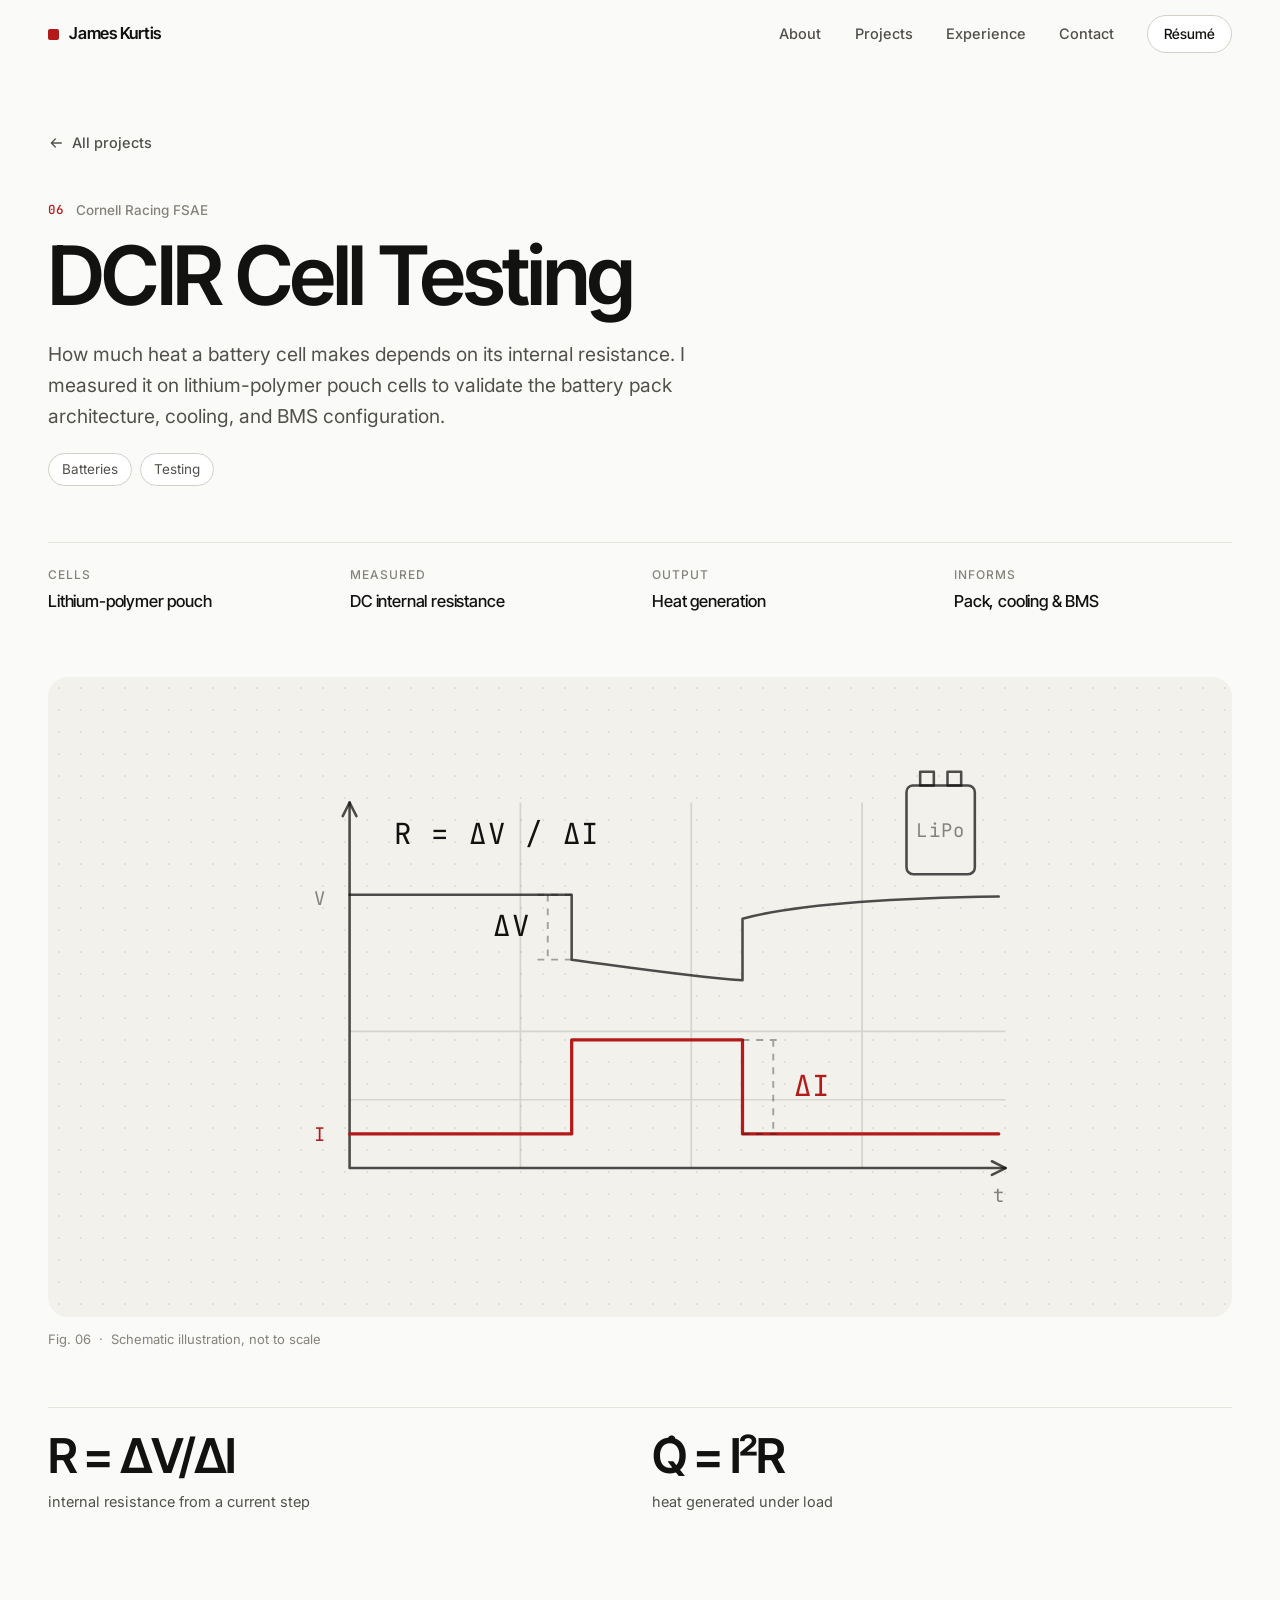
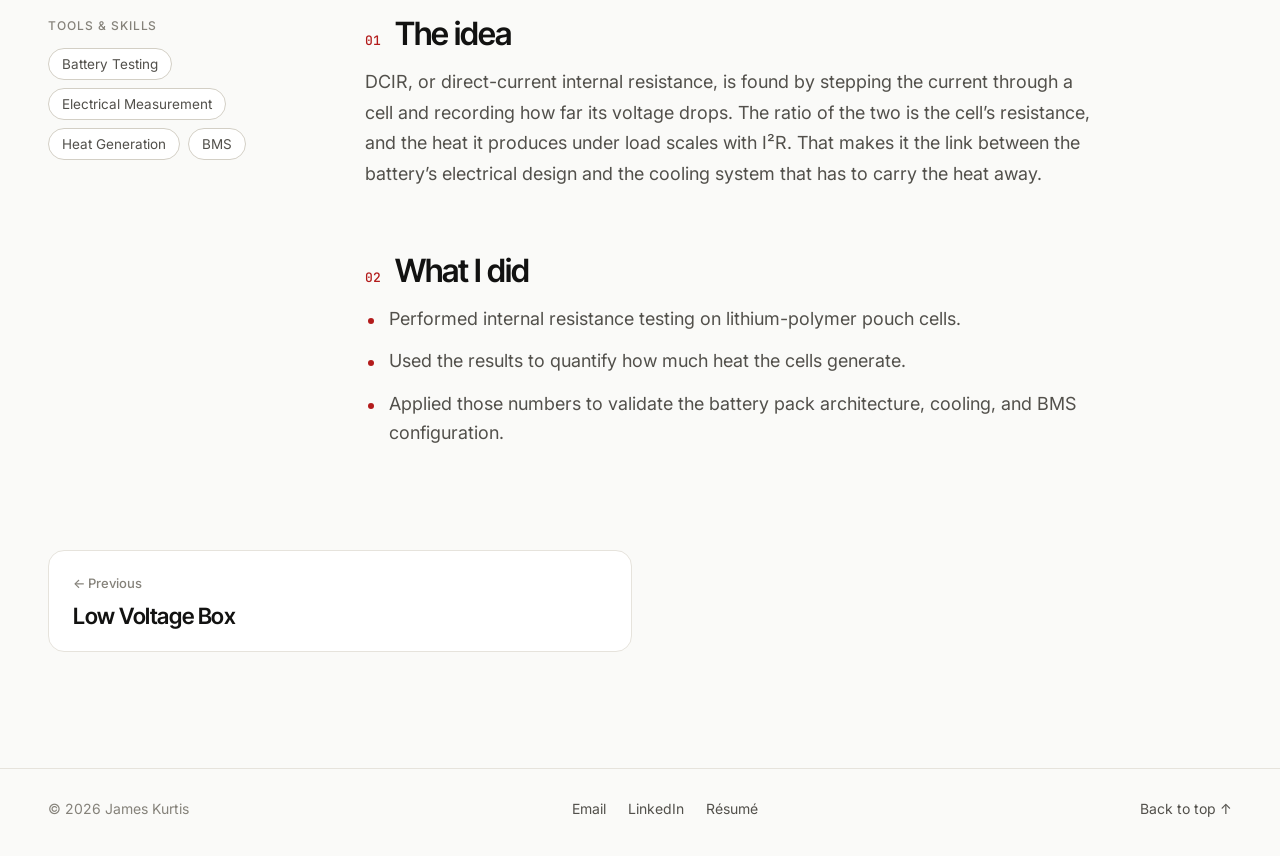
<file: projects/dcir-cell-testing.html>
<!DOCTYPE html>
<html lang="en">
<head>
<meta charset="utf-8">
<meta name="viewport" content="width=device-width, initial-scale=1">
<title>DCIR Cell Testing &mdash; James Kurtis</title>
<meta name="description" content="Measured the internal resistance of lithium-polymer pouch cells to quantify their heat generation and validate the pack, cooling, and BMS design.">
<meta name="author" content="James Kurtis">
<meta name="theme-color" content="#fafaf8">
<link rel="canonical" href="https://jjk349.github.io/projects/dcir-cell-testing.html">
<meta property="og:type" content="website">
<meta property="og:site_name" content="James Kurtis">
<meta property="og:title" content="DCIR Cell Testing &mdash; James Kurtis">
<meta property="og:description" content="Measured the internal resistance of lithium-polymer pouch cells to quantify their heat generation and validate the pack, cooling, and BMS design.">
<meta property="og:url" content="https://jjk349.github.io/projects/dcir-cell-testing.html">
<meta property="og:image" content="https://jjk349.github.io/assets/img/og.png">
<meta property="og:image:width" content="1200">
<meta property="og:image:height" content="630">
<meta name="twitter:card" content="summary_large_image">
<link rel="icon" href="../assets/img/favicon.svg" type="image/svg+xml">
<link rel="preconnect" href="https://fonts.googleapis.com">
<link rel="preconnect" href="https://fonts.gstatic.com" crossorigin>
<link rel="stylesheet" href="https://fonts.googleapis.com/css2?family=Inter+Tight:wght@400;500;600;700&family=Inter:wght@400;500&family=JetBrains+Mono:wght@400;500&display=swap">
<link rel="stylesheet" href="../assets/css/style.css">
<script>document.documentElement.classList.add("js")</script>
<script src="../assets/js/main.js" defer></script>
</head>
<body class="project-page" id="top">
<a class="skip" href="#main">Skip to content</a>
<div class="progress" aria-hidden="true"><span></span></div>
<header class="nav" data-nav>
  <div class="wrap nav-inner">
    <a class="brand" href="../" aria-label="James Kurtis, home">
      <span class="brand-mark" aria-hidden="true"></span>James Kurtis
    </a>
    <button class="nav-toggle" type="button" aria-expanded="false" aria-controls="nav-menu">
      <span class="bars" aria-hidden="true"><span></span><span></span></span><span class="sr">Menu</span>
    </button>
    <nav id="nav-menu" class="nav-menu" aria-label="Primary">
      <a href="../#about">About</a>
      <a href="../#work">Projects</a>
      <a href="../#experience">Experience</a>
      <a href="../#contact">Contact</a>
      <a class="btn btn-sm btn-outline" href="../resume.html">R&eacute;sum&eacute;</a>
    </nav>
  </div>
</header>
<main id="main">
<article class="project">
  <header class="p-hero">
    <div class="wrap">
      <a class="back" href="../#work"><svg class="i" viewBox="0 0 24 24" aria-hidden="true"><path d="M20 12H5M11 6l-6 6 6 6"/></svg> All projects</a>
      <p class="kicker"><span class="sec-num">06</span>Cornell Racing FSAE</p>
      <h1 class="p-title">DCIR Cell Testing</h1>
      <p class="p-lede">How much heat a battery cell makes depends on its internal resistance. I measured it on lithium-polymer pouch cells to validate the battery pack architecture, cooling, and BMS configuration.</p>
      <ul class="chips chips-tags"><li>Batteries</li><li>Testing</li></ul>
      <dl class="facts">
      <div><dt>Cells</dt><dd>Lithium-polymer pouch</dd></div>
      <div><dt>Measured</dt><dd>DC internal resistance</dd></div>
      <div><dt>Output</dt><dd>Heat generation</dd></div>
      <div><dt>Informs</dt><dd>Pack, cooling &amp; BMS</dd></div>
      </dl>
    </div>
  </header>
  <figure class="wrap p-art reveal">
    <div class="p-art-frame"><svg class="art-svg" data-draw role="img" aria-label="Schematic illustration for DCIR Cell Testing" viewBox="0 0 480 300" xmlns="http://www.w3.org/2000/svg">
  <path class="faint" d="M70 170 H454 M70 210 H454 M170 36 V250 M270 36 V250 M370 36 V250"/>
  <g class="ln">
    <path d="M70 36 V250 H454"/>
    <path d="M66 44 l4 -8 l4 8 M446 246 l8 4 l-8 4"/>
    <path class="trace" d="M70 90 H200 V128 C230 132 270 138 300 140 V104 C330 96 380 92 450 91"/>
  </g>
  <path class="ac trace" d="M70 230 H200 V175 H300 V230 H450"/>
  <path class="dim" d="M186 90 V128 M318 175 V230 M200 90 H180 M200 128 H180 M300 175 H324 M300 230 H324"/>
  <text class="lbl lbl-lg" x="176" y="114" text-anchor="end">&#916;V</text>
  <text class="lbl lbl-lg lbl-ac" x="330" y="208">&#916;I</text>
  <text class="lbl" x="56" y="96" text-anchor="end">V</text>
  <text class="lbl lbl-ac" x="56" y="234" text-anchor="end">I</text>
  <text class="lbl" x="454" y="270" text-anchor="end">t</text>
  <text class="lbl lbl-lg" x="96" y="60">R = &#916;V / &#916;I</text>
  <g class="ln">
    <rect class="solid" x="396" y="26" width="40" height="52" rx="4"/>
    <rect x="404" y="18" width="8" height="8"/>
    <rect x="420" y="18" width="8" height="8"/>
  </g>
  <text class="lbl" x="416" y="56" text-anchor="middle">LiPo</text>
</svg></div>
    <figcaption>Fig. 06 &nbsp;&middot;&nbsp; Schematic illustration, not to scale</figcaption>
  </figure>
  <div class="wrap"><div class="stats reveal"><div class="stat"><span class="stat-v">R = &Delta;V/&Delta;I</span><span class="stat-l">internal resistance from a current step</span></div><div class="stat"><span class="stat-v">Q&#775; = I&sup2;R</span><span class="stat-l">heat generated under load</span></div></div></div>
  <div class="wrap p-body">
    <aside class="p-aside reveal">
      <p class="mini">Tools &amp; skills</p>
      <ul class="chips"><li>Battery Testing</li><li>Electrical Measurement</li><li>Heat Generation</li><li>BMS</li></ul>
    </aside>
    <div class="p-content">
      <section class="p-section reveal"><h2 class="p-h2"><span>01</span>The idea</h2><p>DCIR, or direct-current internal resistance, is found by stepping the current through a cell and recording how far its voltage drops. The ratio of the two is the cell&rsquo;s resistance, and the heat it produces under load scales with I&sup2;R. That makes it the link between the battery&rsquo;s electrical design and the cooling system that has to carry the heat away.</p></section><section class="p-section reveal"><h2 class="p-h2"><span>02</span>What I did</h2><ul class="bullets"><li>Performed internal resistance testing on lithium-polymer pouch cells.</li><li>Used the results to quantify how much heat the cells generate.</li><li>Applied those numbers to validate the battery pack architecture, cooling, and BMS configuration.</li></ul></section>
      
    </div>
  </div>
  <nav class="wrap p-nav" aria-label="More projects">
    <a class="prev" href="low-voltage-box.html"><small>&larr; Previous</small><strong>Low Voltage Box</strong></a>
    <span></span>
  </nav>
</article>
</main>
<footer class="footer">
  <div class="wrap footer-inner">
    <span>&copy; <span data-year>2026</span> James Kurtis</span>
    <span class="footer-links">
      <a href="mailto:jjk349@cornell.edu">Email</a>
      <a href="https://www.linkedin.com/in/James-Kurtis" target="_blank" rel="noopener">LinkedIn</a>
      <a href="../resume.html">R&eacute;sum&eacute;</a>
    </span>
    <a class="to-top" href="#top">Back to top &uarr;</a>
  </div>
</footer>
</body>
</html>
</file>
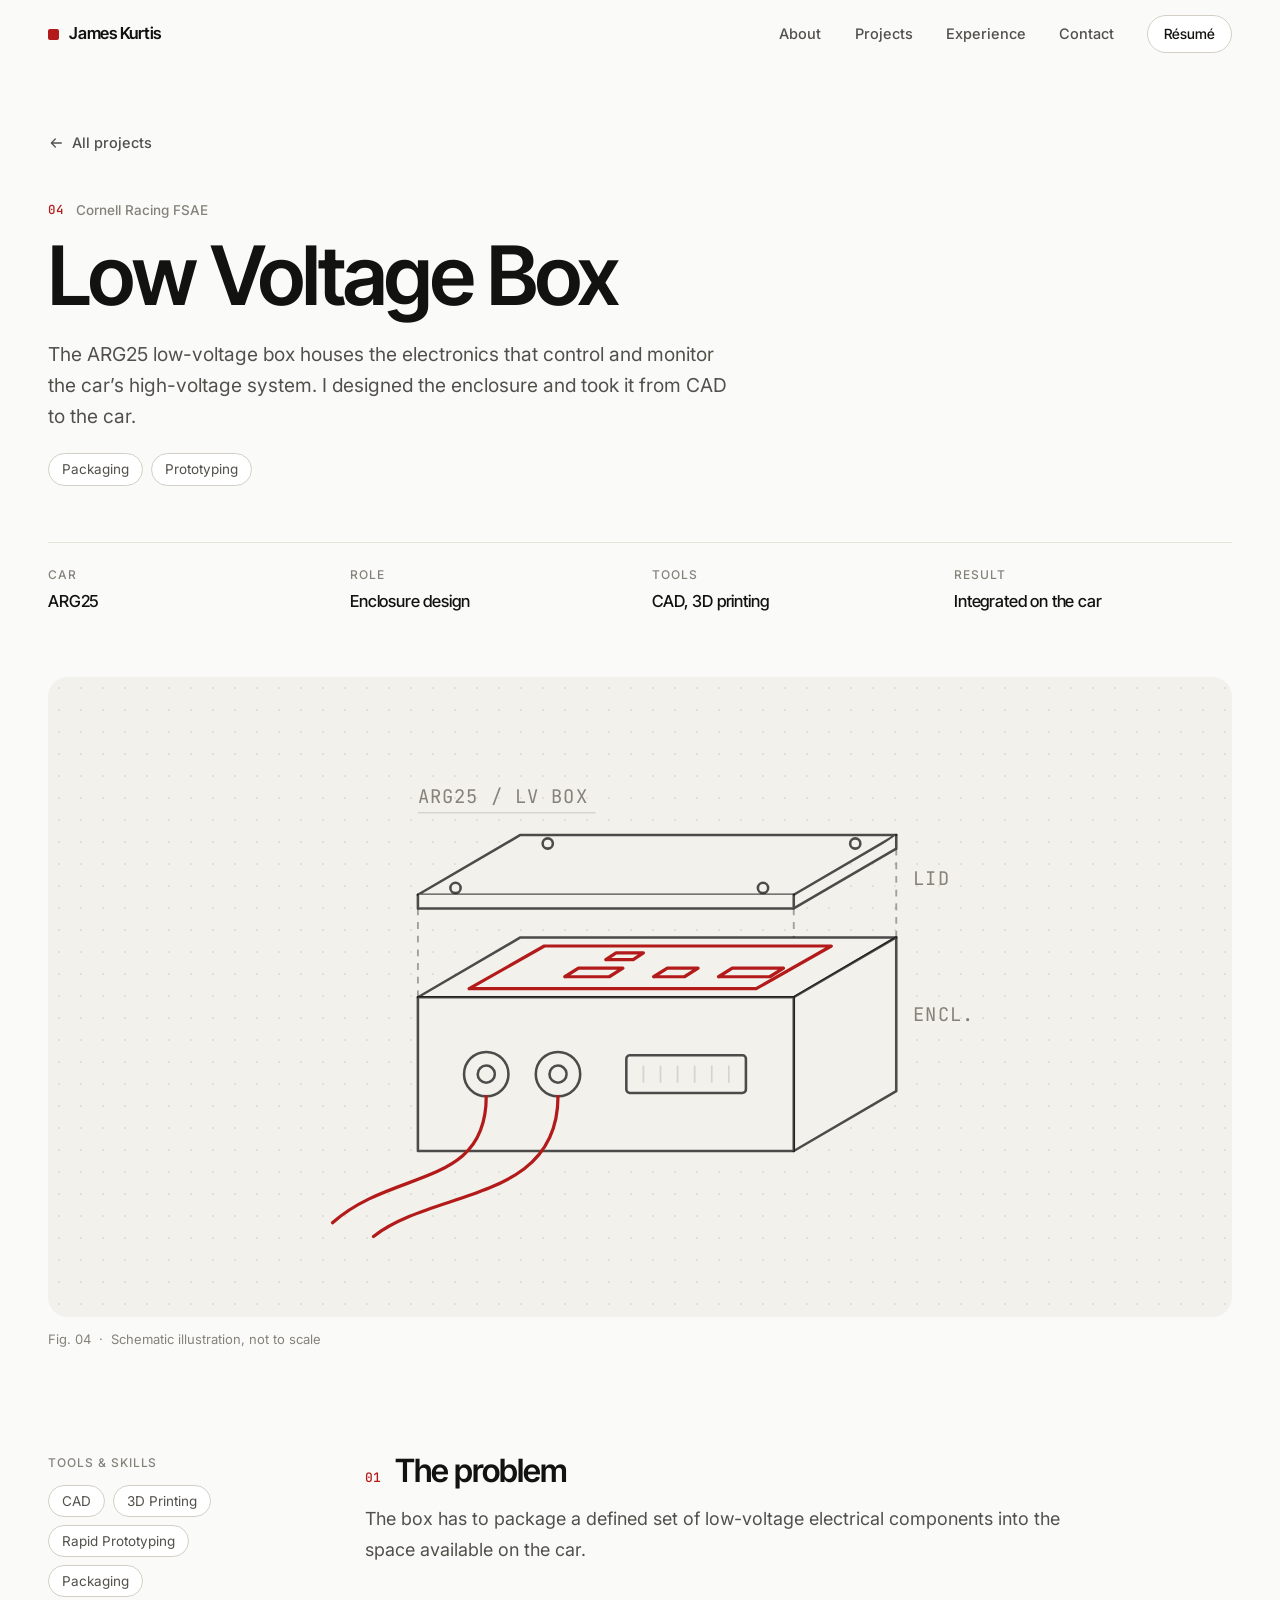
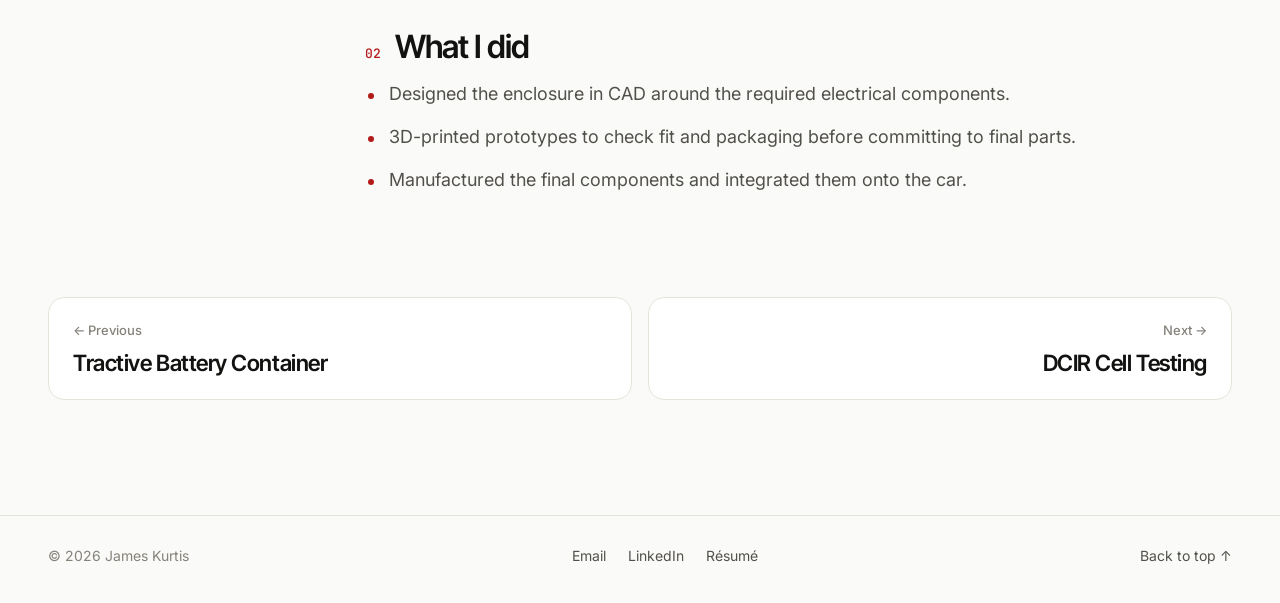
<file: projects/low-voltage-box.html>
<!DOCTYPE html>
<html lang="en">
<head>
<meta charset="utf-8">
<meta name="viewport" content="width=device-width, initial-scale=1">
<title>Low Voltage Box &mdash; James Kurtis</title>
<meta name="description" content="Designed the ARG25 low-voltage enclosure in CAD and proved out its fit with 3D-printed prototypes before building it for the car.">
<meta name="author" content="James Kurtis">
<meta name="theme-color" content="#fafaf8">
<link rel="canonical" href="https://jjk349.github.io/projects/low-voltage-box.html">
<meta property="og:type" content="website">
<meta property="og:site_name" content="James Kurtis">
<meta property="og:title" content="Low Voltage Box &mdash; James Kurtis">
<meta property="og:description" content="Designed the ARG25 low-voltage enclosure in CAD and proved out its fit with 3D-printed prototypes before building it for the car.">
<meta property="og:url" content="https://jjk349.github.io/projects/low-voltage-box.html">
<meta property="og:image" content="https://jjk349.github.io/assets/img/og.png">
<meta property="og:image:width" content="1200">
<meta property="og:image:height" content="630">
<meta name="twitter:card" content="summary_large_image">
<link rel="icon" href="../assets/img/favicon.svg" type="image/svg+xml">
<link rel="preconnect" href="https://fonts.googleapis.com">
<link rel="preconnect" href="https://fonts.gstatic.com" crossorigin>
<link rel="stylesheet" href="https://fonts.googleapis.com/css2?family=Inter+Tight:wght@400;500;600;700&family=Inter:wght@400;500&family=JetBrains+Mono:wght@400;500&display=swap">
<link rel="stylesheet" href="../assets/css/style.css">
<script>document.documentElement.classList.add("js")</script>
<script src="../assets/js/main.js" defer></script>
</head>
<body class="project-page" id="top">
<a class="skip" href="#main">Skip to content</a>
<div class="progress" aria-hidden="true"><span></span></div>
<header class="nav" data-nav>
  <div class="wrap nav-inner">
    <a class="brand" href="../" aria-label="James Kurtis, home">
      <span class="brand-mark" aria-hidden="true"></span>James Kurtis
    </a>
    <button class="nav-toggle" type="button" aria-expanded="false" aria-controls="nav-menu">
      <span class="bars" aria-hidden="true"><span></span><span></span></span><span class="sr">Menu</span>
    </button>
    <nav id="nav-menu" class="nav-menu" aria-label="Primary">
      <a href="../#about">About</a>
      <a href="../#work">Projects</a>
      <a href="../#experience">Experience</a>
      <a href="../#contact">Contact</a>
      <a class="btn btn-sm btn-outline" href="../resume.html">R&eacute;sum&eacute;</a>
    </nav>
  </div>
</header>
<main id="main">
<article class="project">
  <header class="p-hero">
    <div class="wrap">
      <a class="back" href="../#work"><svg class="i" viewBox="0 0 24 24" aria-hidden="true"><path d="M20 12H5M11 6l-6 6 6 6"/></svg> All projects</a>
      <p class="kicker"><span class="sec-num">04</span>Cornell Racing FSAE</p>
      <h1 class="p-title">Low Voltage Box</h1>
      <p class="p-lede">The ARG25 low-voltage box houses the electronics that control and monitor the car&rsquo;s high-voltage system. I designed the enclosure and took it from CAD to the car.</p>
      <ul class="chips chips-tags"><li>Packaging</li><li>Prototyping</li></ul>
      <dl class="facts">
      <div><dt>Car</dt><dd>ARG25</dd></div>
      <div><dt>Role</dt><dd>Enclosure design</dd></div>
      <div><dt>Tools</dt><dd>CAD, 3D printing</dd></div>
      <div><dt>Result</dt><dd>Integrated on the car</dd></div>
      </dl>
    </div>
  </header>
  <figure class="wrap p-art reveal">
    <div class="p-art-frame"><svg class="art-svg" data-draw role="img" aria-label="Schematic illustration for Low Voltage Box" viewBox="0 0 480 300" xmlns="http://www.w3.org/2000/svg">
  <path class="dim" d="M110 150 V98 M330 150 V98 M390 115 V63"/>
  <g class="ln">
    <path class="solid" d="M110 90 L170 55 H390 L330 90 Z"/>
    <path class="solid" d="M110 90 V98 H330 V90 M330 98 L390 63 V55"/>
    <circle cx="132" cy="86" r="3"/><circle cx="312" cy="86" r="3"/>
    <circle cx="186" cy="60" r="3"/><circle cx="366" cy="60" r="3"/>
    <path class="solid" d="M110 150 L170 115 H390 L330 150 Z"/>
    <path class="solid" d="M330 150 L390 115 V205 L330 240 Z"/>
    <path class="solid" d="M110 150 H330 V240 H110 Z"/>
    <circle cx="150" cy="195" r="13"/><circle cx="150" cy="195" r="5"/>
    <circle cx="192" cy="195" r="13"/><circle cx="192" cy="195" r="5"/>
    <rect x="232" y="184" width="70" height="22" rx="2"/>
  </g>
  <path class="faint" d="M242 190 v10 M252 190 v10 M262 190 v10 M272 190 v10 M282 190 v10 M292 190 v10"/>
  <g class="ac">
    <path d="M140 145 L184 120 H352 L308 145 Z"/>
    <path d="M196 138 l8 -5 h26 l-8 5 Z"/>
    <path d="M248 138 l8 -5 h18 l-8 5 Z"/>
    <path d="M286 138 l8 -5 h30 l-8 5 Z"/>
    <path d="M220 128 l6 -4 h16 l-6 4 Z"/>
    <path d="M150 208 C150 262 96 250 60 282"/>
    <path d="M192 208 C192 270 120 262 84 290"/>
  </g>
  <text class="lbl" x="110" y="36">ARG25 / LV BOX</text>
  <path class="faint" d="M110 42 H214"/>
  <text class="lbl" x="400" y="164">ENCL.</text>
  <text class="lbl" x="400" y="84">LID</text>
</svg></div>
    <figcaption>Fig. 04 &nbsp;&middot;&nbsp; Schematic illustration, not to scale</figcaption>
  </figure>
  
  <div class="wrap p-body">
    <aside class="p-aside reveal">
      <p class="mini">Tools &amp; skills</p>
      <ul class="chips"><li>CAD</li><li>3D Printing</li><li>Rapid Prototyping</li><li>Packaging</li></ul>
    </aside>
    <div class="p-content">
      <section class="p-section reveal"><h2 class="p-h2"><span>01</span>The problem</h2><p>The box has to package a defined set of low-voltage electrical components into the space available on the car.</p></section><section class="p-section reveal"><h2 class="p-h2"><span>02</span>What I did</h2><ul class="bullets"><li>Designed the enclosure in CAD around the required electrical components.</li><li>3D-printed prototypes to check fit and packaging before committing to final parts.</li><li>Manufactured the final components and integrated them onto the car.</li></ul></section>
      
    </div>
  </div>
  <nav class="wrap p-nav" aria-label="More projects">
    <a class="prev" href="tractive-battery-container.html"><small>&larr; Previous</small><strong>Tractive Battery Container</strong></a>
    <a class="next" href="dcir-cell-testing.html"><small>Next &rarr;</small><strong>DCIR Cell Testing</strong></a>
  </nav>
</article>
</main>
<footer class="footer">
  <div class="wrap footer-inner">
    <span>&copy; <span data-year>2026</span> James Kurtis</span>
    <span class="footer-links">
      <a href="mailto:jjk349@cornell.edu">Email</a>
      <a href="https://www.linkedin.com/in/James-Kurtis" target="_blank" rel="noopener">LinkedIn</a>
      <a href="../resume.html">R&eacute;sum&eacute;</a>
    </span>
    <a class="to-top" href="#top">Back to top &uarr;</a>
  </div>
</footer>
</body>
</html>
</file>
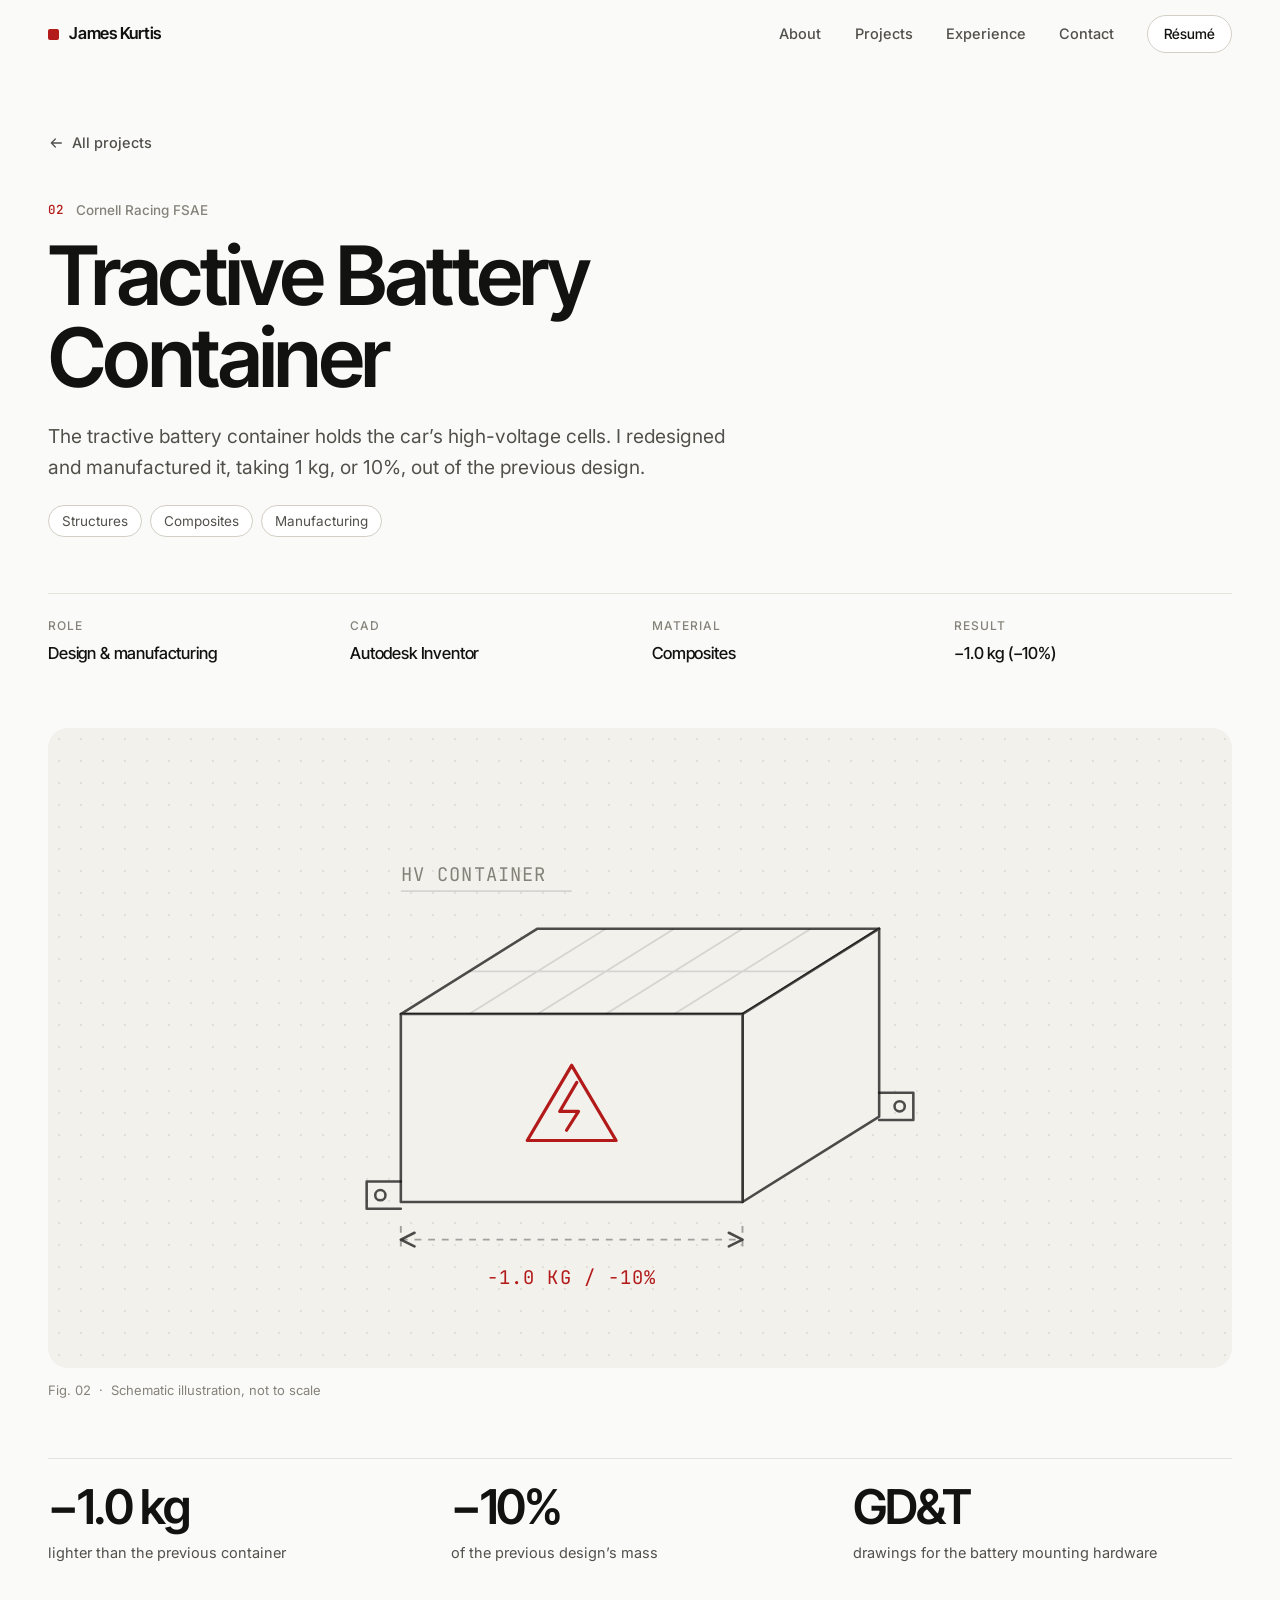
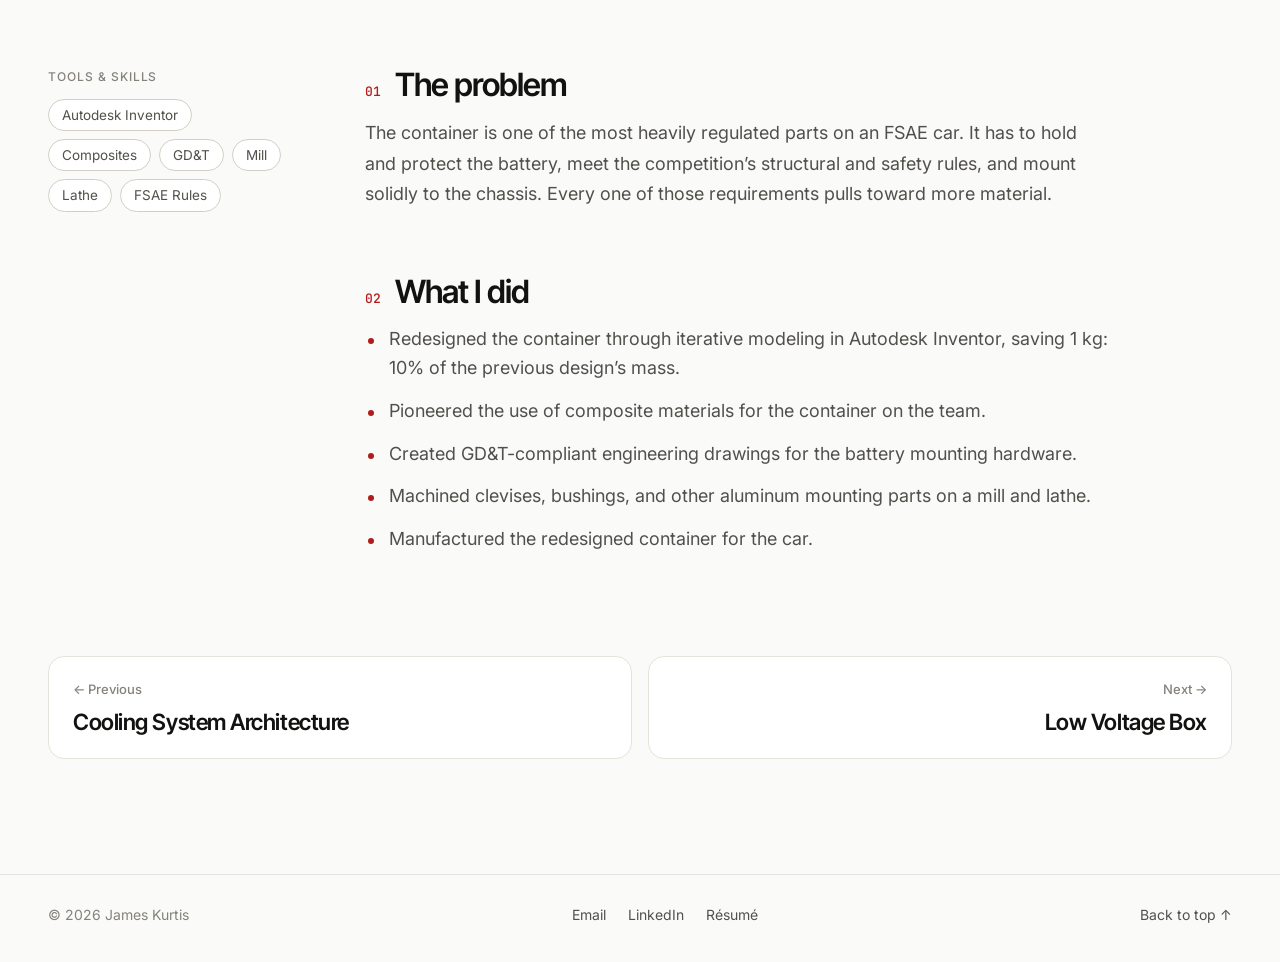
<file: projects/tractive-battery-container.html>
<!DOCTYPE html>
<html lang="en">
<head>
<meta charset="utf-8">
<meta name="viewport" content="width=device-width, initial-scale=1">
<title>Tractive Battery Container &mdash; James Kurtis</title>
<meta name="description" content="Redesigned and manufactured the container that holds the car&rsquo;s high-voltage battery, cutting 1&nbsp;kg (10%) from the previous design.">
<meta name="author" content="James Kurtis">
<meta name="theme-color" content="#fafaf8">
<link rel="canonical" href="https://jjk349.github.io/projects/tractive-battery-container.html">
<meta property="og:type" content="website">
<meta property="og:site_name" content="James Kurtis">
<meta property="og:title" content="Tractive Battery Container &mdash; James Kurtis">
<meta property="og:description" content="Redesigned and manufactured the container that holds the car&rsquo;s high-voltage battery, cutting 1&nbsp;kg (10%) from the previous design.">
<meta property="og:url" content="https://jjk349.github.io/projects/tractive-battery-container.html">
<meta property="og:image" content="https://jjk349.github.io/assets/img/og.png">
<meta property="og:image:width" content="1200">
<meta property="og:image:height" content="630">
<meta name="twitter:card" content="summary_large_image">
<link rel="icon" href="../assets/img/favicon.svg" type="image/svg+xml">
<link rel="preconnect" href="https://fonts.googleapis.com">
<link rel="preconnect" href="https://fonts.gstatic.com" crossorigin>
<link rel="stylesheet" href="https://fonts.googleapis.com/css2?family=Inter+Tight:wght@400;500;600;700&family=Inter:wght@400;500&family=JetBrains+Mono:wght@400;500&display=swap">
<link rel="stylesheet" href="../assets/css/style.css">
<script>document.documentElement.classList.add("js")</script>
<script src="../assets/js/main.js" defer></script>
</head>
<body class="project-page" id="top">
<a class="skip" href="#main">Skip to content</a>
<div class="progress" aria-hidden="true"><span></span></div>
<header class="nav" data-nav>
  <div class="wrap nav-inner">
    <a class="brand" href="../" aria-label="James Kurtis, home">
      <span class="brand-mark" aria-hidden="true"></span>James Kurtis
    </a>
    <button class="nav-toggle" type="button" aria-expanded="false" aria-controls="nav-menu">
      <span class="bars" aria-hidden="true"><span></span><span></span></span><span class="sr">Menu</span>
    </button>
    <nav id="nav-menu" class="nav-menu" aria-label="Primary">
      <a href="../#about">About</a>
      <a href="../#work">Projects</a>
      <a href="../#experience">Experience</a>
      <a href="../#contact">Contact</a>
      <a class="btn btn-sm btn-outline" href="../resume.html">R&eacute;sum&eacute;</a>
    </nav>
  </div>
</header>
<main id="main">
<article class="project">
  <header class="p-hero">
    <div class="wrap">
      <a class="back" href="../#work"><svg class="i" viewBox="0 0 24 24" aria-hidden="true"><path d="M20 12H5M11 6l-6 6 6 6"/></svg> All projects</a>
      <p class="kicker"><span class="sec-num">02</span>Cornell Racing FSAE</p>
      <h1 class="p-title">Tractive Battery Container</h1>
      <p class="p-lede">The tractive battery container holds the car&rsquo;s high-voltage cells. I redesigned and manufactured it, taking 1&nbsp;kg, or 10%, out of the previous design.</p>
      <ul class="chips chips-tags"><li>Structures</li><li>Composites</li><li>Manufacturing</li></ul>
      <dl class="facts">
      <div><dt>Role</dt><dd>Design &amp; manufacturing</dd></div>
      <div><dt>CAD</dt><dd>Autodesk Inventor</dd></div>
      <div><dt>Material</dt><dd>Composites</dd></div>
      <div><dt>Result</dt><dd>&minus;1.0&nbsp;kg (&minus;10%)</dd></div>
      </dl>
    </div>
  </header>
  <figure class="wrap p-art reveal">
    <div class="p-art-frame"><svg class="art-svg" data-draw role="img" aria-label="Schematic illustration for Tractive Battery Container" viewBox="0 0 480 300" xmlns="http://www.w3.org/2000/svg">
  <g class="ln">
    <path class="solid" d="M100 130 L180 80 H380 L300 130 Z"/>
    <path class="solid" d="M300 130 L380 80 V190 L300 240 Z"/>
    <path class="solid" d="M100 130 H300 V240 H100 Z"/>
    <path d="M100 228 H80 V244 H100"/>
    <circle cx="88" cy="236" r="3"/>
    <path d="M380 176 H400 V192 H380"/>
    <circle cx="392" cy="184" r="3"/>
  </g>
  <path class="faint" d="M140 130 L220 80 M180 130 L260 80 M220 130 L300 80 M260 130 L340 80 M140 105 H340"/>
  <g class="ac">
    <path d="M200 160 L226 204 H174 Z"/>
    <path d="M203 170 L193 187 H204 L197 198"/>
  </g>
  <path class="dim" d="M100 254 V270 M300 254 V270 M100 262 H300"/>
  <path class="ln" d="M108 258 l-8 4 l8 4 M292 258 l8 4 l-8 4"/>
  <text class="lbl lbl-ac" x="200" y="288" text-anchor="middle">&#8722;1.0 KG  /  &#8722;10%</text>
  <text class="lbl" x="100" y="52">HV CONTAINER</text>
  <path class="faint" d="M100 58 H200"/>
</svg></div>
    <figcaption>Fig. 02 &nbsp;&middot;&nbsp; Schematic illustration, not to scale</figcaption>
  </figure>
  <div class="wrap"><div class="stats reveal"><div class="stat"><span class="stat-v">&minus;1.0 kg</span><span class="stat-l">lighter than the previous container</span></div><div class="stat"><span class="stat-v">&minus;10%</span><span class="stat-l">of the previous design&rsquo;s mass</span></div><div class="stat"><span class="stat-v">GD&amp;T</span><span class="stat-l">drawings for the battery mounting hardware</span></div></div></div>
  <div class="wrap p-body">
    <aside class="p-aside reveal">
      <p class="mini">Tools &amp; skills</p>
      <ul class="chips"><li>Autodesk Inventor</li><li>Composites</li><li>GD&amp;T</li><li>Mill</li><li>Lathe</li><li>FSAE Rules</li></ul>
    </aside>
    <div class="p-content">
      <section class="p-section reveal"><h2 class="p-h2"><span>01</span>The problem</h2><p>The container is one of the most heavily regulated parts on an FSAE car. It has to hold and protect the battery, meet the competition&rsquo;s structural and safety rules, and mount solidly to the chassis. Every one of those requirements pulls toward more material.</p></section><section class="p-section reveal"><h2 class="p-h2"><span>02</span>What I did</h2><ul class="bullets"><li>Redesigned the container through iterative modeling in Autodesk Inventor, saving 1&nbsp;kg: 10% of the previous design&rsquo;s mass.</li><li>Pioneered the use of composite materials for the container on the team.</li><li>Created GD&amp;T-compliant engineering drawings for the battery mounting hardware.</li><li>Machined clevises, bushings, and other aluminum mounting parts on a mill and lathe.</li><li>Manufactured the redesigned container for the car.</li></ul></section>
      
    </div>
  </div>
  <nav class="wrap p-nav" aria-label="More projects">
    <a class="prev" href="cooling-system-architecture.html"><small>&larr; Previous</small><strong>Cooling System Architecture</strong></a>
    <a class="next" href="low-voltage-box.html"><small>Next &rarr;</small><strong>Low Voltage Box</strong></a>
  </nav>
</article>
</main>
<footer class="footer">
  <div class="wrap footer-inner">
    <span>&copy; <span data-year>2026</span> James Kurtis</span>
    <span class="footer-links">
      <a href="mailto:jjk349@cornell.edu">Email</a>
      <a href="https://www.linkedin.com/in/James-Kurtis" target="_blank" rel="noopener">LinkedIn</a>
      <a href="../resume.html">R&eacute;sum&eacute;</a>
    </span>
    <a class="to-top" href="#top">Back to top &uarr;</a>
  </div>
</footer>
</body>
</html>
</file>
<file: assets/css/style.css>
/* ==========================================================================
   James Kurtis — portfolio
   Minimal: light page, black type, one Cornell-red accent. Motion is kept
   for interaction: reveals, hover lifts, line-drawn illustrations.
   ========================================================================== */

:root {
  --bg: #fafaf8;
  --surface: #ffffff;
  --tint: #f2f1ec;
  --fg: #121211;
  --fg-2: #52504b;
  --fg-3: #85827a;
  --line: #e6e3dc;
  --line-2: #d3cfc5;
  --accent: #b31b1b;
  --amber: #d99a1e;

  --art-ln: rgba(18, 18, 17, 0.74);
  --art-faint: rgba(18, 18, 17, 0.13);
  --art-dim: rgba(18, 18, 17, 0.36);
  --art-fill: var(--tint);

  --f-display: "Inter Tight", "Inter", system-ui, -apple-system, "Segoe UI", sans-serif;
  --f-body: "Inter", system-ui, -apple-system, "Segoe UI", Roboto, sans-serif;
  --f-mono: "JetBrains Mono", ui-monospace, "Cascadia Mono", Consolas, monospace;

  --wrap: 1200px;
  --gut: clamp(20px, 4vw, 48px);
  --nav-h: 68px;
  --ease: cubic-bezier(0.22, 0.8, 0.2, 1);

  color-scheme: light;
}

*, *::before, *::after { box-sizing: border-box; }

html {
  -webkit-text-size-adjust: 100%;
  scroll-behavior: smooth;
  scroll-padding-top: calc(var(--nav-h) + 16px);
  overflow-x: clip;
}

body {
  margin: 0;
  background: var(--bg);
  color: var(--fg);
  font-family: var(--f-body);
  font-size: 17px;
  line-height: 1.65;
  -webkit-font-smoothing: antialiased;
  -moz-osx-font-smoothing: grayscale;
  overflow-x: clip;
}

img, svg { display: block; max-width: 100%; }
a { color: inherit; }
button { font: inherit; }
:where(ul[class], ol[class]) { list-style: none; margin: 0; padding: 0; }

::selection { background: var(--accent); color: #fff; }
:focus-visible { outline: 2px solid var(--accent); outline-offset: 3px; border-radius: 4px; }

.wrap {
  width: 100%;
  max-width: calc(var(--wrap) + 2 * var(--gut));
  margin-inline: auto;
  padding-inline: var(--gut);
}

.sr {
  position: absolute; width: 1px; height: 1px; padding: 0; margin: -1px;
  overflow: hidden; clip: rect(0 0 0 0); white-space: nowrap; border: 0;
}

.skip {
  position: fixed; left: 12px; top: -60px; z-index: 100;
  background: var(--fg); color: #fff; padding: 10px 16px; border-radius: 8px;
  font-size: 14px; text-decoration: none; transition: top 0.2s;
}
.skip:focus { top: 12px; }

.i {
  width: 18px; height: 18px; flex: none;
  fill: none; stroke: currentColor; stroke-width: 1.9;
  stroke-linecap: round; stroke-linejoin: round;
}
.i-fill { fill: currentColor; stroke: none; }

.dot { display: inline-block; width: 7px; height: 7px; flex: none; border-radius: 50%; background: var(--accent); }

.kicker {
  display: flex; align-items: center; gap: 12px;
  margin: 0 0 14px;
  font-size: 13.5px; font-weight: 500;
  color: var(--fg-3);
}
.sec-num { font-family: var(--f-mono); font-size: 12.5px; font-weight: 500; color: var(--accent); }

.mini {
  margin: 0 0 12px;
  font-size: 12px; font-weight: 500;
  letter-spacing: 0.08em; text-transform: uppercase;
  color: var(--fg-3);
}

/* ---------- Buttons ------------------------------------------------------ */

.btn {
  --h: 48px;
  display: inline-flex;
  align-items: center;
  justify-content: center;
  gap: 10px;
  height: var(--h);
  padding: 0 22px;
  border: 1px solid transparent;
  border-radius: 999px;
  background: none;
  color: var(--fg);
  font-family: var(--f-display);
  font-weight: 500;
  font-size: 15px;
  letter-spacing: -0.005em;
  text-decoration: none;
  white-space: nowrap;
  cursor: pointer;
  transition: background-color 0.25s, border-color 0.25s, color 0.25s, transform 0.25s var(--ease), box-shadow 0.25s;
}
.btn .i { width: 17px; height: 17px; transition: transform 0.3s var(--ease); }
.btn:hover { transform: translateY(-2px); }
.btn:hover .i { transform: translateX(3px); }
.btn:active { transform: translateY(0); }
.btn-solid { background: var(--fg); color: #fff; }
.btn-solid:hover { background: var(--accent); box-shadow: 0 10px 24px -10px rgba(179, 27, 27, 0.6); }
.btn-outline { background: var(--surface); border-color: var(--line-2); }
.btn-outline:hover { border-color: var(--fg); }
.btn-sm { --h: 38px; padding: 0 16px; font-size: 14px; }

/* ---------- Progress + nav ---------------------------------------------- */

.progress { position: fixed; inset: 0 0 auto; height: 2px; z-index: 60; pointer-events: none; }
.progress span { display: block; height: 100%; background: var(--accent); transform-origin: 0 50%; transform: scaleX(0); }

.nav {
  position: fixed;
  inset: 0 0 auto;
  z-index: 50;
  border-bottom: 1px solid transparent;
  transition: background-color 0.3s, border-color 0.3s;
}
.nav.is-scrolled, .menu-open .nav {
  background: rgba(250, 250, 248, 0.85);
  -webkit-backdrop-filter: blur(14px) saturate(1.4);
  backdrop-filter: blur(14px) saturate(1.4);
  border-color: var(--line);
}
.nav-inner { display: flex; align-items: center; justify-content: space-between; height: var(--nav-h); }

.brand {
  display: inline-flex; align-items: center; gap: 10px;
  font-family: var(--f-display); font-weight: 600; font-size: 16.5px; letter-spacing: -0.015em;
  text-decoration: none;
}
.brand-mark { width: 11px; height: 11px; background: var(--accent); border-radius: 2px; transition: transform 0.5s var(--ease); }
.brand:hover .brand-mark { transform: rotate(135deg); }

.nav-menu { display: flex; align-items: center; gap: clamp(18px, 2.6vw, 34px); }
.nav-menu a:not(.btn) {
  position: relative;
  padding: 6px 0;
  font-size: 14.5px; font-weight: 500;
  color: var(--fg-2);
  text-decoration: none;
  transition: color 0.2s;
}
.nav-menu a:not(.btn)::after {
  content: ""; position: absolute; left: 0; right: 0; bottom: 0; height: 1.5px;
  background: var(--fg); transform: scaleX(0); transform-origin: right;
  transition: transform 0.35s var(--ease);
}
.nav-menu a:not(.btn):hover { color: var(--fg); }
.nav-menu a:not(.btn):hover::after { transform: scaleX(1); transform-origin: left; }

.nav-toggle {
  display: none;
  width: 44px; height: 44px;
  align-items: center; justify-content: center;
  background: none; border: 0; color: var(--fg); cursor: pointer;
}
.nav-toggle .bars { display: grid; gap: 7px; width: 24px; }
.nav-toggle .bars span { display: block; height: 1.5px; background: currentColor; transition: transform 0.3s var(--ease); }
.nav-toggle[aria-expanded="true"] .bars span:first-child { transform: translateY(4.25px) rotate(45deg); }
.nav-toggle[aria-expanded="true"] .bars span:last-child { transform: translateY(-4.25px) rotate(-45deg); }

@media (max-width: 800px) {
  .nav-toggle { display: inline-flex; }
  .nav-menu {
    position: fixed;
    inset: var(--nav-h) 0 auto 0;
    flex-direction: column;
    align-items: stretch;
    gap: 0;
    padding: 4px var(--gut) 28px;
    background: rgba(250, 250, 248, 0.98);
    border-bottom: 1px solid var(--line);
    opacity: 0;
    visibility: hidden;
    transform: translateY(-8px);
    transition: opacity 0.25s, transform 0.25s var(--ease), visibility 0s 0.25s;
  }
  .menu-open .nav-menu { opacity: 1; visibility: visible; transform: none; transition: opacity 0.25s, transform 0.25s var(--ease); }
  .nav-menu a:not(.btn) {
    padding: 16px 0;
    border-bottom: 1px solid var(--line);
    font-family: var(--f-display); font-weight: 600; font-size: 24px; letter-spacing: -0.02em;
    color: var(--fg);
  }
  .nav-menu a:not(.btn)::after { display: none; }
  .nav-menu .btn { margin-top: 20px; align-self: flex-start; --h: 46px; font-size: 15px; }
}

/* ---------- Hero -------------------------------------------------------- */

.hero { padding-top: calc(var(--nav-h) + clamp(40px, 9vh, 110px)); }

.hero-grid {
  display: grid;
  grid-template-columns: minmax(0, 1.45fr) minmax(0, 0.8fr);
  gap: clamp(32px, 6vw, 88px);
  align-items: end;
}

.eyebrow {
  display: flex; align-items: center; gap: 10px;
  margin: 0 0 22px;
  font-size: 15px; font-weight: 500;
  color: var(--fg-2);
  animation: fade-up 0.9s var(--ease) both;
}

.hero-name {
  margin: 0;
  font-family: var(--f-display);
  font-weight: 600;
  font-size: clamp(3.4rem, 10.5vw, 9rem);
  line-height: 0.92;
  letter-spacing: -0.038em;
}
.hero-name .line { display: block; overflow: hidden; padding: 0 0.04em 0.04em 0.02em; margin-bottom: -0.04em; }
.hero-name .line > span { display: block; animation: line-up 1.1s var(--ease) both; }
.hero-name .line:nth-child(2) > span { animation-delay: 0.09s; }

.hero-lede {
  max-width: 36ch;
  margin: clamp(22px, 3vw, 32px) 0 0;
  font-size: clamp(1.1rem, 1.5vw, 1.3rem);
  line-height: 1.55;
  color: var(--fg-2);
  animation: fade-up 1s 0.2s var(--ease) both;
}
.hero-cta { display: flex; flex-wrap: wrap; gap: 12px; margin-top: 32px; animation: fade-up 1s 0.28s var(--ease) both; }
.socials { display: flex; flex-wrap: wrap; gap: 8px 26px; margin-top: 26px; animation: fade-up 1s 0.34s var(--ease) both; }
.socials a {
  display: inline-flex; align-items: center; gap: 9px;
  font-size: 14.5px; color: var(--fg-2); text-decoration: none;
  background: linear-gradient(currentColor, currentColor) 0 100% / 0 1px no-repeat;
  padding-bottom: 2px;
  transition: color 0.2s, background-size 0.35s var(--ease);
}
.socials a:hover { color: var(--fg); background-size: 100% 1px; }
.socials .i { width: 16px; height: 16px; }

@keyframes line-up { from { transform: translateY(105%); } to { transform: none; } }
@keyframes fade-up { from { opacity: 0; transform: translateY(18px); } to { opacity: 1; transform: none; } }

.framed { position: relative; margin: 0; }
.hero-photo { justify-self: end; width: min(100%, 380px); animation: fade-up 1.1s 0.12s var(--ease) both; }
.framed::before {
  content: "";
  position: absolute; inset: 0;
  border: 1px solid var(--line-2);
  border-radius: 16px;
  transform: translate(14px, 14px);
  transition: transform 0.5s var(--ease), border-color 0.3s;
}
.framed:hover::before { transform: translate(8px, 8px); border-color: var(--accent); }
.photo-frame { position: relative; aspect-ratio: 4 / 5; overflow: hidden; border-radius: 16px; background: var(--tint); }
.photo-frame img {
  width: 100%; height: 100%;
  object-fit: cover; object-position: 50% 18%;
  transition: transform 0.9s var(--ease);
}
.framed:hover img { transform: scale(1.04); }

.facts {
  display: grid;
  grid-template-columns: repeat(4, minmax(0, 1fr));
  gap: 24px;
  margin: clamp(56px, 8vw, 96px) 0 0;
  padding-top: 22px;
  border-top: 1px solid var(--line);
}
.facts > div { min-width: 0; }
.facts dt { font-size: 12px; font-weight: 500; letter-spacing: 0.08em; text-transform: uppercase; color: var(--fg-3); }
.facts dd { margin: 6px 0 0; font-family: var(--f-display); font-weight: 500; font-size: 16.5px; line-height: 1.35; letter-spacing: -0.01em; }

/* ---------- Sections ---------------------------------------------------- */

.section { padding: clamp(96px, 12vw, 160px) 0 0; }

.sec-head {
  display: grid;
  grid-template-columns: minmax(0, 1fr) minmax(0, 1fr);
  gap: 16px clamp(24px, 5vw, 72px);
  align-items: end;
  margin-bottom: clamp(32px, 4.5vw, 52px);
}
.sec-title { margin: 0; font-family: var(--f-display); font-weight: 600; font-size: clamp(2.3rem, 5.2vw, 4.2rem); line-height: 1; letter-spacing: -0.028em; }
.sec-intro { margin: 0; max-width: 50ch; justify-self: end; color: var(--fg-2); }

/* ---------- Project subsections ----------------------------------------- */

.subsection + .subsection { margin-top: clamp(64px, 8vw, 104px); }
.sub-head {
  display: flex; align-items: flex-end; justify-content: space-between; gap: 24px;
  margin-bottom: clamp(20px, 2.6vw, 28px);
  padding-top: 22px;
  border-top: 1px solid var(--line);
}
.sub-title { margin: 0; font-family: var(--f-display); font-weight: 600; font-size: clamp(1.5rem, 2.6vw, 2.05rem); line-height: 1.1; letter-spacing: -0.025em; }
.sub-intro { margin: 8px 0 0; max-width: 62ch; color: var(--fg-2); }
.sub-count { flex: none; font-family: var(--f-mono); font-size: 12.5px; color: var(--fg-3); }

/* ---------- Project cards ---------------------------------------------- */

.grid { display: grid; grid-template-columns: repeat(3, minmax(0, 1fr)); gap: clamp(16px, 2vw, 24px); }
.grid-duo { grid-template-columns: repeat(2, minmax(0, 1fr)); }
.grid-solo { grid-template-columns: minmax(0, 1fr); }

.card {
  position: relative;
  display: flex;
  flex-direction: column;
  min-width: 0;
  overflow: hidden;
  background: var(--surface);
  border: 1px solid var(--line);
  border-radius: 16px;
  color: inherit;
  text-decoration: none;
  transition:
    transform 0.5s var(--ease), box-shadow 0.5s var(--ease), border-color 0.3s,
    opacity 0.9s var(--ease), translate 0.9s var(--ease);
  transition-delay: 0s, 0s, 0s, calc(var(--i, 0) * 90ms), calc(var(--i, 0) * 90ms);
}
a.card:hover {
  transform: translateY(-6px);
  border-color: var(--line-2);
  box-shadow: 0 1px 2px rgba(0, 0, 0, 0.04), 0 24px 48px -18px rgba(18, 18, 17, 0.22);
}

.card-art {
  position: relative;
  aspect-ratio: 16 / 10;
  display: grid;
  place-items: center;
  overflow: hidden;
  background:
    radial-gradient(circle, rgba(18, 18, 17, 0.08) 1px, transparent 1.3px) 0 0 / 18px 18px,
    var(--tint);
}
.card-art::after {
  /* soft spotlight that follows the pointer */
  content: "";
  position: absolute; inset: 0;
  background: radial-gradient(260px circle at var(--mx, 50%) var(--my, 50%), rgba(179, 27, 27, 0.08), transparent 65%);
  opacity: 0;
  transition: opacity 0.35s;
  pointer-events: none;
}
a.card:hover .card-art::after { opacity: 1; }
.card-art .art-svg { width: 90%; transition: transform 0.8s var(--ease); }
a.card:hover .card-art .art-svg { transform: scale(1.035); }

.card-body { display: flex; flex-direction: column; gap: 8px; flex: 1; padding: 20px 22px 22px; }
.card-meta { display: flex; align-items: baseline; gap: 10px; margin: 0; font-size: 12.5px; font-weight: 500; color: var(--fg-3); }
.card-num { font-family: var(--f-mono); color: var(--accent); }
.card-title { margin: 2px 0 0; font-family: var(--f-display); font-weight: 600; font-size: clamp(1.2rem, 1.7vw, 1.38rem); line-height: 1.2; letter-spacing: -0.02em; text-wrap: balance; }
.card-sum { margin: 0; font-size: 15px; line-height: 1.6; color: var(--fg-2); }
.card-foot {
  display: flex; align-items: center; justify-content: space-between; gap: 12px;
  margin-top: auto;
  padding-top: 16px;
}
.readout { font-family: var(--f-mono); font-size: 12px; color: var(--accent); }
.readout.muted { color: var(--fg-3); }
.card-go { display: inline-flex; align-items: center; gap: 6px; font-family: var(--f-display); font-weight: 500; font-size: 14.5px; }
.card-go .i { width: 16px; height: 16px; transition: transform 0.35s var(--ease); }
a.card:hover .card-go .i { transform: translateX(5px); }

.card.is-stub .card-art .art-svg { opacity: 0.5; filter: grayscale(1); }
.soon {
  position: absolute; top: 14px; left: 14px; z-index: 1;
  display: inline-flex; align-items: center; gap: 7px;
  padding: 5px 11px;
  border: 1px solid var(--line);
  border-radius: 999px;
  background: var(--surface);
  font-size: 12px; font-weight: 500; color: var(--fg-2);
}
.soon .dot { width: 6px; height: 6px; background: var(--amber); }

.grid-solo .card { flex-direction: row; }
.grid-solo .card-art { flex: 0 0 55%; aspect-ratio: auto; min-height: 320px; }
.grid-solo .card-art .art-svg { width: min(88%, 540px); }
.grid-solo .card-body { justify-content: center; padding: clamp(24px, 3.5vw, 48px); gap: 12px; }
.grid-solo .card-title { font-size: clamp(1.5rem, 2.6vw, 2.1rem); }
.grid-solo .card-sum { font-size: 16.5px; }
.grid-solo .card-foot { margin-top: 8px; }
.grid-solo .soon { left: auto; right: 14px; }

/* ---------- Illustrations ---------------------------------------------- */

.art-svg { width: 100%; height: auto; overflow: visible; }
.art-svg .ln { fill: none; stroke: var(--art-ln); stroke-width: 1.5; stroke-linejoin: round; stroke-linecap: round; }
.art-svg .ac { fill: none; stroke: var(--accent); stroke-width: 1.9; stroke-linejoin: round; stroke-linecap: round; }
.art-svg .faint { fill: none; stroke: var(--art-faint); stroke-width: 1; }
.art-svg .dim { fill: none; stroke: var(--art-dim); stroke-width: 1.1; stroke-dasharray: 4 4; }
.art-svg .solid { fill: var(--art-fill); }
.art-svg .fa { fill: var(--accent); stroke: none; }
.art-svg .thick { stroke-width: 3.2; }
.art-svg .lbl { font-family: var(--f-mono); font-size: 11px; letter-spacing: 0.06em; fill: var(--fg-3); stroke: none; }
.art-svg .lbl-lg { font-size: 17px; fill: var(--fg); }
.art-svg .lbl-ac { fill: var(--accent); }
.art-svg .badge { fill: var(--art-fill); stroke: var(--accent); stroke-width: 1.4; }
.art-svg .badge-t { fill: var(--accent); font-size: 10px; font-weight: 500; letter-spacing: 0; }
.art-svg .flow path {
  fill: none; stroke: var(--fg); stroke-width: 2.2;
  stroke-dasharray: 1 13; stroke-linecap: round;
  opacity: 0; transition: opacity 0.3s;
}
.art-svg .flow path.hot { stroke: var(--accent); }
a.card:hover .flow path, .p-art .flow path { opacity: 0.8; animation: flow 1.1s linear infinite; }
@keyframes flow { to { stroke-dashoffset: -14; } }
.art-svg text { transition: opacity 0.6s 0.4s; }

/* ---------- Experience accordion -------------------------------------- */

.exp-group { border-top: 1px solid var(--line); }
.acc { border-bottom: 1px solid var(--line); }
.acc summary {
  position: relative;
  display: grid;
  grid-template-columns: minmax(0, 1.2fr) minmax(0, 1fr) auto 30px;
  align-items: center;
  gap: 20px;
  padding: 24px 4px;
  cursor: pointer;
  list-style: none;
  transition: padding 0.4s var(--ease);
}
.acc summary::-webkit-details-marker { display: none; }
.acc summary::before {
  content: ""; position: absolute; left: 0; top: 50%;
  width: 6px; height: 6px; margin-top: -3px; border-radius: 50%;
  background: var(--accent);
  transform: scale(0); transition: transform 0.35s var(--ease);
}
.acc summary:hover, .acc[open]:not(.closing) summary { padding-left: 22px; }
.acc summary:hover::before, .acc[open]:not(.closing) summary::before { transform: scale(1); }
.org { font-family: var(--f-display); font-weight: 600; font-size: clamp(1.1rem, 1.6vw, 1.3rem); line-height: 1.25; letter-spacing: -0.02em; }
.role { color: var(--fg-2); line-height: 1.4; }
.dates { font-family: var(--f-mono); font-size: 12.5px; color: var(--fg-3); white-space: nowrap; }
.toggle {
  position: relative; width: 30px; height: 30px; justify-self: end;
  border: 1px solid var(--line-2); border-radius: 50%;
  transition: background-color 0.3s, border-color 0.3s, transform 0.4s var(--ease);
}
.toggle::before, .toggle::after {
  content: ""; position: absolute; left: 50%; top: 50%;
  width: 11px; height: 1.5px; margin: -0.75px 0 0 -5.5px;
  background: var(--fg);
  transition: background-color 0.3s;
}
.toggle::after { transform: rotate(90deg); }
.acc summary:hover .toggle { border-color: var(--fg); }
.acc[open]:not(.closing) .toggle { transform: rotate(45deg); background: var(--fg); border-color: var(--fg); }
.acc[open]:not(.closing) .toggle::before, .acc[open]:not(.closing) .toggle::after { background: #fff; }

.acc-body { overflow: hidden; padding: 0 4px 26px 22px; }
.acc-place { margin: 0 0 12px; font-size: 12px; font-weight: 500; letter-spacing: 0.08em; text-transform: uppercase; color: var(--fg-3); }
.acc-body ul { display: grid; gap: 10px; max-width: 84ch; list-style: none; margin: 0; padding: 0; }
.acc-body li { position: relative; padding-left: 22px; color: var(--fg-2); font-size: 16px; }
.acc-body li::before { content: ""; position: absolute; left: 2px; top: 0.72em; width: 5px; height: 5px; border-radius: 50%; background: var(--accent); }
.exp-label { margin: 44px 0 14px; font-size: 12px; font-weight: 500; letter-spacing: 0.08em; text-transform: uppercase; color: var(--fg-3); }

/* ---------- About ------------------------------------------------------ */

.about-me-grid {
  display: grid;
  grid-template-columns: minmax(0, 0.85fr) minmax(0, 1.25fr);
  gap: clamp(36px, 7vw, 104px);
  align-items: center;
}
.about-me .sec-title { margin-bottom: clamp(24px, 3vw, 36px); }
.about-me .about-copy .about-lead { font-size: clamp(1.2rem, 1.75vw, 1.42rem); line-height: 1.45; }
.about-photo { order: -1; justify-self: start; width: min(100%, 430px); }
.about-photo .photo-frame { aspect-ratio: 3 / 4; }
.about-photo img { object-position: 50% 50%; }
.about-copy p { margin: 0 0 18px; color: var(--fg-2); max-width: 60ch; }
.about-copy .about-lead {
  font-family: var(--f-display); font-weight: 500;
  font-size: clamp(1.3rem, 2.1vw, 1.65rem); line-height: 1.4; letter-spacing: -0.02em;
  color: var(--fg);
}
.about-copy .mini { margin-top: 36px; }
.chips { display: flex; flex-wrap: wrap; gap: 8px; }
.chips li {
  padding: 6px 13px;
  border: 1px solid var(--line-2);
  border-radius: 999px;
  background: var(--surface);
  font-size: 13.5px; line-height: 1.35;
  color: var(--fg-2);
  transition: border-color 0.25s, color 0.25s, transform 0.25s var(--ease);
}
.chips li:hover { border-color: var(--fg); color: var(--fg); transform: translateY(-2px); }

.edu-grid { display: grid; grid-template-columns: repeat(2, minmax(0, 1fr)); gap: 16px; align-items: start; }
.panel { padding: 24px 26px; background: var(--surface); border: 1px solid var(--line); border-radius: 16px; }
.panel-title { margin: 0 0 6px; font-family: var(--f-display); font-weight: 600; font-size: 1.5rem; line-height: 1.15; letter-spacing: -0.025em; }
.panel-sub { margin: 0; color: var(--fg-2); font-size: 15.5px; }
.mini-stats { display: flex; gap: 40px; margin: 20px 0 18px; }
.mini-stats dt { font-size: 12px; font-weight: 500; letter-spacing: 0.08em; text-transform: uppercase; color: var(--fg-3); }
.mini-stats dd { margin: 4px 0 0; font-family: var(--f-display); font-weight: 600; font-size: 1.6rem; line-height: 1.1; letter-spacing: -0.03em; }
.courses summary {
  display: inline-flex; align-items: center; gap: 8px;
  font-size: 14px; font-weight: 500; color: var(--fg-2);
  cursor: pointer; list-style: none;
  transition: color 0.2s;
}
.courses summary:hover { color: var(--fg); }
.courses summary::-webkit-details-marker { display: none; }
.courses summary::after { content: "+"; font-size: 17px; line-height: 1; color: var(--accent); transition: transform 0.3s var(--ease); }
.courses[open] summary::after { transform: rotate(45deg); }
.courses .chips { margin-top: 14px; }
.courses .chips li { font-size: 12.5px; padding: 5px 11px; }
.skill-group + .skill-group { margin-top: 20px; }
.skill-group h4 { margin: 0 0 10px; font-family: var(--f-display); font-weight: 600; font-size: 15.5px; letter-spacing: -0.01em; }

/* ---------- Contact ---------------------------------------------------- */

.contact { padding-bottom: clamp(96px, 12vw, 160px); }
.contact-inner { padding-top: clamp(40px, 6vw, 72px); border-top: 1px solid var(--line); }
.contact-title { margin: 0; max-width: 14ch; font-family: var(--f-display); font-weight: 600; font-size: clamp(2.6rem, 7.4vw, 6.4rem); line-height: 0.98; letter-spacing: -0.035em; }
.contact-title .hl { color: var(--accent); }
.contact-sub { max-width: 46ch; margin: 24px 0 0; font-size: clamp(1.05rem, 1.4vw, 1.2rem); color: var(--fg-2); }
.big-mail {
  display: inline-flex; align-items: center; gap: 12px;
  margin-top: 30px;
  font-family: var(--f-display); font-weight: 500;
  font-size: clamp(1.4rem, 3.4vw, 2.4rem); letter-spacing: -0.018em;
  text-decoration: none;
  background: linear-gradient(var(--accent), var(--accent)) 0 100% / 0 2px no-repeat;
  padding-bottom: 4px;
  transition: background-size 0.5s var(--ease), color 0.3s;
}
.big-mail .i { width: 0.9em; height: 0.9em; transition: transform 0.4s var(--ease); }
.big-mail:hover { color: var(--accent); background-size: 100% 2px; }
.big-mail:hover .i { transform: translate(4px, -4px); }
.contact-actions { display: flex; flex-wrap: wrap; gap: 12px; margin-top: 32px; }

/* ---------- Footer ----------------------------------------------------- */

.footer { border-top: 1px solid var(--line); font-size: 14px; color: var(--fg-3); }
.footer-inner { display: flex; align-items: center; justify-content: space-between; flex-wrap: wrap; gap: 12px 24px; padding-block: 28px 36px; }
.footer a { color: var(--fg-2); text-decoration: none; transition: color 0.2s; }
.footer a:hover { color: var(--fg); }
.footer-links { display: flex; gap: 22px; }

/* ---------- Project page ----------------------------------------------- */

.p-hero, .page-head { padding-top: calc(var(--nav-h) + clamp(32px, 7vh, 72px)); }

.back {
  display: inline-flex; align-items: center; gap: 8px;
  margin-bottom: clamp(28px, 4vw, 44px);
  font-size: 14.5px; font-weight: 500; color: var(--fg-2); text-decoration: none;
  transition: color 0.2s;
}
.back .i { width: 16px; height: 16px; transition: transform 0.3s var(--ease); }
.back:hover { color: var(--fg); }
.back:hover .i { transform: translateX(-4px); }

.p-title {
  margin: 0 0 22px;
  max-width: 16ch;
  font-family: var(--f-display); font-weight: 600;
  font-size: clamp(2.6rem, 6.4vw, 5.2rem);
  line-height: 1; letter-spacing: -0.032em;
  text-wrap: balance;
  animation: fade-up 0.9s var(--ease) both;
}
.p-lede { max-width: 58ch; margin: 0; font-size: clamp(1.08rem, 1.5vw, 1.28rem); line-height: 1.6; color: var(--fg-2); animation: fade-up 0.9s 0.1s var(--ease) both; }
.chips-tags { margin-top: 22px; }
.p-hero .facts { margin-top: clamp(40px, 5vw, 56px); }

.p-art { margin: clamp(40px, 5vw, 64px) auto 0; }
.p-art-frame {
  display: grid; place-items: center;
  padding: clamp(24px, 5vw, 64px);
  border-radius: 20px;
  background:
    radial-gradient(circle, rgba(18, 18, 17, 0.08) 1px, transparent 1.3px) 0 0 / 22px 22px,
    var(--tint);
}
.p-art-frame .art-svg { max-width: 820px; }
.p-art figcaption { margin-top: 12px; font-size: 13px; color: var(--fg-3); }

.stats { display: grid; grid-template-columns: repeat(auto-fit, minmax(220px, 1fr)); gap: 24px; margin-top: clamp(40px, 5vw, 56px); padding-top: 24px; border-top: 1px solid var(--line); }
.stat-v { display: block; font-family: var(--f-display); font-weight: 600; font-size: clamp(2rem, 4vw, 3rem); line-height: 1; letter-spacing: -0.04em; }
.stat-l { display: block; margin-top: 10px; font-size: 14.5px; color: var(--fg-2); }

.p-body { display: grid; grid-template-columns: 240px minmax(0, 1fr); gap: clamp(32px, 6vw, 96px); padding-block: clamp(64px, 8vw, 110px); }
.p-aside { position: sticky; top: calc(var(--nav-h) + 28px); align-self: start; }
.p-section + .p-section { margin-top: clamp(44px, 5vw, 64px); }
.p-h2 { display: flex; align-items: baseline; gap: 14px; margin: 0 0 16px; font-family: var(--f-display); font-weight: 600; font-size: clamp(1.5rem, 2.6vw, 2rem); line-height: 1.1; letter-spacing: -0.03em; }
.p-h2 span { font-family: var(--f-mono); font-weight: 500; font-size: 13px; letter-spacing: 0; color: var(--accent); }
.p-content p { max-width: 66ch; margin: 0 0 16px; font-size: 18px; line-height: 1.7; color: var(--fg-2); }
.bullets { display: grid; gap: 14px; max-width: 70ch; }
.bullets li { position: relative; padding-left: 24px; font-size: 18px; line-height: 1.6; color: var(--fg-2); }
.bullets li::before { content: ""; position: absolute; left: 3px; top: 0.72em; width: 6px; height: 6px; border-radius: 50%; background: var(--accent); }
.gallery { display: grid; grid-template-columns: repeat(auto-fit, minmax(260px, 1fr)); gap: 16px; }
.gallery figure { margin: 0; }
.gallery img { width: 100%; height: auto; border-radius: 12px; }
.gallery figcaption { margin-top: 8px; font-size: 13px; color: var(--fg-3); }

.p-nav { display: grid; grid-template-columns: 1fr 1fr; gap: 16px; padding-bottom: clamp(72px, 9vw, 120px); }
.p-nav a {
  display: flex; flex-direction: column; gap: 8px;
  padding: 22px 24px;
  border: 1px solid var(--line);
  border-radius: 16px;
  background: var(--surface);
  text-decoration: none;
  transition: transform 0.4s var(--ease), box-shadow 0.4s var(--ease), border-color 0.3s;
}
.p-nav a:hover { transform: translateY(-4px); border-color: var(--line-2); box-shadow: 0 20px 40px -18px rgba(18, 18, 17, 0.2); }
.p-nav .next { text-align: right; align-items: flex-end; }
.p-nav small { font-size: 13px; font-weight: 500; color: var(--fg-3); }
.p-nav strong { font-family: var(--f-display); font-weight: 600; font-size: clamp(1.1rem, 2vw, 1.4rem); line-height: 1.2; letter-spacing: -0.02em; }

/* ---------- Résumé + 404 ---------------------------------------------- */

.page-head { padding-bottom: clamp(32px, 4vw, 48px); }
.page-title { margin: 0 0 16px; font-family: var(--f-display); font-weight: 600; font-size: clamp(2.8rem, 8vw, 6rem); line-height: 1; letter-spacing: -0.035em; animation: fade-up 0.9s var(--ease) both; }
.actions { display: flex; flex-wrap: wrap; gap: 12px; margin-top: 28px; }

.resume-view { padding-bottom: clamp(72px, 9vw, 120px); }
.doc-frame { padding: clamp(8px, 1.4vw, 14px); border: 1px solid var(--line); border-radius: 18px; background: var(--surface); }
.doc-frame object { display: block; width: 100%; height: min(1180px, 130vh); border-radius: 10px; background: #fff; }
.doc-fallback { display: none; flex-direction: column; align-items: flex-start; gap: 14px; padding: 26px 16px; }
.doc-fallback > .i { width: 40px; height: 40px; color: var(--accent); stroke-width: 1.5; }
.doc-fallback p { margin: 0; color: var(--fg-2); }
.doc-fallback strong { color: var(--fg); }
.doc-fallback .actions { margin-top: 8px; }
.doc-frame.no-pdf object { display: none; }
.doc-frame.no-pdf .doc-fallback { display: flex; }

.dnf { min-height: 70vh; }
.dnf-title { margin: 0 0 18px; font-family: var(--f-display); font-weight: 600; font-size: clamp(3rem, 9vw, 7rem); line-height: 1; letter-spacing: -0.05em; }

/* ---------- Reveal on scroll ------------------------------------------ */

.js .reveal { opacity: 0; translate: 0 28px; transition: opacity 0.9s var(--ease), translate 0.9s var(--ease); }
.js .reveal.in { opacity: 1; translate: none; }

/* ---------- Responsive ------------------------------------------------- */

@media (max-width: 1024px) {
  .grid { grid-template-columns: repeat(2, minmax(0, 1fr)); }
  .grid-solo { grid-template-columns: minmax(0, 1fr); }
  .facts { grid-template-columns: repeat(2, minmax(0, 1fr)); row-gap: 20px; }
}

@media (max-width: 860px) {
  .hero-grid { grid-template-columns: minmax(0, 1fr); }
  .hero-photo { order: -1; justify-self: start; width: min(60%, 280px); margin-bottom: 8px; }
  .sec-head { grid-template-columns: minmax(0, 1fr); }
  .sec-intro { justify-self: start; }
  .about-me-grid { grid-template-columns: minmax(0, 1fr); }
  .about-photo { justify-self: start; width: min(88%, 400px); }
  .edu-grid { grid-template-columns: minmax(0, 1fr); }
  .sub-head { flex-direction: column; align-items: flex-start; gap: 6px; }
  .p-body { grid-template-columns: minmax(0, 1fr); }
  .p-aside { position: static; order: 2; }
  .acc summary { grid-template-columns: minmax(0, 1fr) auto 30px; }
  .acc .role { grid-column: 1; grid-row: 2; }
  .acc .dates { grid-column: 2; grid-row: 1; }
  .acc .toggle { grid-column: 3; grid-row: 1 / span 2; }
}

@media (max-width: 640px) {
  body { font-size: 16px; }
  .grid, .grid-duo { grid-template-columns: minmax(0, 1fr); }
  .grid-solo .card { flex-direction: column; }
  .grid-solo .card-art { flex: none; aspect-ratio: 16 / 10; min-height: 0; }
  .acc summary { grid-template-columns: minmax(0, 1fr) 30px; row-gap: 4px; }
  .acc .role { grid-column: 1; grid-row: 2; font-size: 15px; }
  .acc .dates { grid-column: 1; grid-row: 3; font-size: 11.5px; }
  .acc .toggle { grid-column: 2; grid-row: 1 / span 3; }
  .acc-body { padding-left: 4px; }
  .acc-body li { font-size: 15px; }
  .p-content p, .bullets li { font-size: 16.5px; }
  .p-nav { grid-template-columns: minmax(0, 1fr); }
  .p-nav .next { text-align: left; align-items: flex-start; }
  .doc-frame object { display: none; }
  .doc-fallback { display: flex; }
  .footer-inner { flex-direction: column; align-items: flex-start; }
}

@media (max-width: 440px) {
  .facts { grid-template-columns: minmax(0, 1fr); }
  .btn { --h: 46px; padding: 0 18px; font-size: 14.5px; }
  .big-mail { word-break: break-all; }
}

@media (prefers-reduced-motion: reduce) {
  html { scroll-behavior: auto; }
  *, *::before, *::after {
    animation-duration: 0.001ms !important;
    animation-iteration-count: 1 !important;
    transition-duration: 0.001ms !important;
    transition-delay: 0s !important;
  }
  .js .reveal { opacity: 1; translate: none; }
}

@media print {
  .nav, .progress { display: none !important; }
}
</file>
